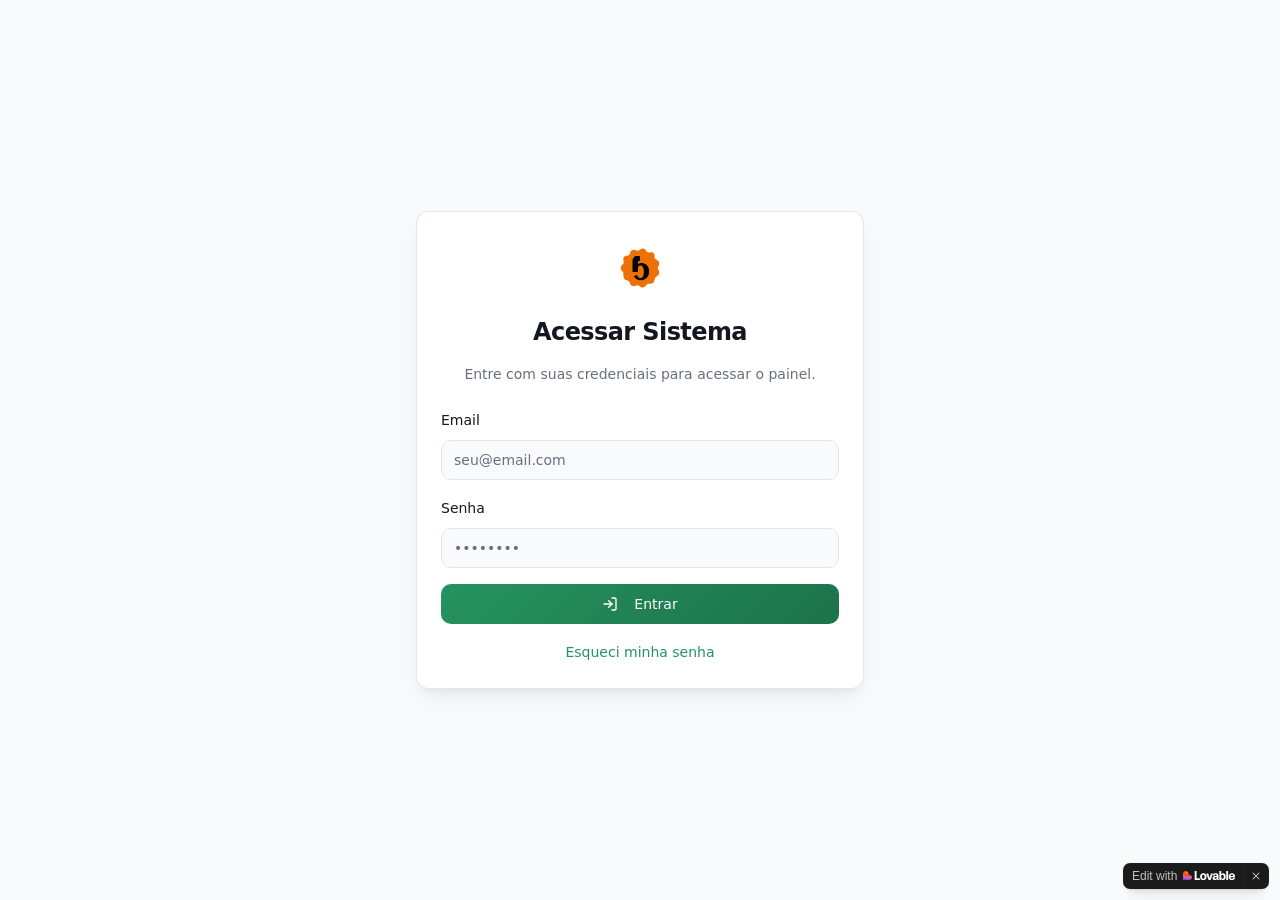
<file: index.html>
<!doctype html>
<html lang="pt-BR" translate="no">
  <head>
    <meta charset="UTF-8" />
    <meta name="viewport" content="width=device-width, initial-scale=1.0" />
    <meta name="google" content="notranslate" />
    <title>DRE Contábil</title>
    <meta name="description" content="DRE Contábil em formato instalavel para tablet via PWA." />
    <meta name="author" content="Lovable" />
    <meta name="application-name" content="DRE Contábil" />
    <meta name="theme-color" content="#123456" />
    <meta name="mobile-web-app-capable" content="yes" />
    <meta name="apple-mobile-web-app-capable" content="yes" />
    <meta name="apple-mobile-web-app-status-bar-style" content="default" />
    <meta name="apple-mobile-web-app-title" content="DRE Contábil" />

    <meta property="og:title" content="DRE Contábil" />
    <meta property="og:description" content="DRE Contábil em formato instalavel para tablet via PWA." />
    <meta property="og:type" content="website" />
    <meta property="og:image" content="https://pub-bb2e103a32db4e198524a2e9ed8f35b4.r2.dev/b7d0df7f-53d7-4749-8eaf-6d12d93ad707/id-preview-758e6cd2--ee288b2f-63ad-44c9-8f62-dda8fcfcc5e7.lovable.app-1778095013249.png" />

    <meta name="twitter:card" content="summary_large_image" />
    <meta name="twitter:site" content="@Lovable" />
    <meta name="twitter:image" content="https://pub-bb2e103a32db4e198524a2e9ed8f35b4.r2.dev/b7d0df7f-53d7-4749-8eaf-6d12d93ad707/id-preview-758e6cd2--ee288b2f-63ad-44c9-8f62-dda8fcfcc5e7.lovable.app-1778095013249.png" />
    <meta name="twitter:title" content="DRE Contábil" />
    <meta name="twitter:description" content="DRE Contábil em formato instalavel para tablet via PWA." />
    <link rel="manifest" href="./manifest.webmanifest?v=20260623-cachefix1" />
    <link rel="icon" type="image/png" href="./assets/logo-big-compra-prGUZHsc.png" />
    <link rel="shortcut icon" type="image/png" href="./assets/logo-big-compra-prGUZHsc.png" />
    <link rel="apple-touch-icon" href="./icons/apple-touch-icon-home-v7.png" />
    <script type="module" crossorigin src="./assets/index-yXOMKJ6Y.js?v=20260629-blankfix1"></script>
    <link rel="stylesheet" crossorigin href="./assets/index-D7yLOWRD.css">
  
<style>
	@font-face {
		font-family: 'CameraPlainVariable';
		src: url('https://cdn.gpteng.co/mcp-widgets/v1/fonts/CameraPlainVariable.woff2') format('woff2');
		font-weight: 100 900;
		font-style: normal;
		font-display: swap;
	}

	#lovable-badge {
		--badge-bg: #1b1b1b;
		--badge-text: #c5c1b9;
		--badge-text-hover: #dcdad5;
		--badge-radius: 6px;
		--badge-padding: 8px;
		--badge-gap: 6px;
		--badge-shadow: 
			0 0 0 1px rgba(0, 0, 0, 0.88),
			0 1px 0 0 rgba(0, 0, 0, 0.04),
			0 2px 2px -1px rgba(0, 0, 0, 0.08),
			0 4px 4px -2px rgba(0, 0, 0, 0.08),
			0 8px 8px -4px rgba(0, 0, 0, 0.08),
			0 16px 16px -8px rgba(0, 0, 0, 0.08);
		--badge-transition-duration: 0.2s;
		--badge-transition-easing: cubic-bezier(0.16, 1, 0.32, 1);
		--focus-color: #575ECF;
		--focus-offset: 2px;
		--focus-width: 2px;
		
		position: fixed;
		bottom: 12px;
		right: 12px;
		height: 24px;
		display: flex;
		align-items: center;
		z-index: 1000000;
		background-color: var(--badge-bg);
		color: var(--badge-text);
		border-radius: var(--badge-radius);
		box-shadow: var(--badge-shadow);
		font-size: 12px;
		font-family: CameraPlainVariable, "CameraPlainVariable Fallback", -apple-system, BlinkMacSystemFont, 'Segoe UI', Roboto, sans-serif;
		font-weight: 400 !important;
		text-transform: none !important;
		font-feature-settings: normal !important;
		transform: translateZ(0);
		will-change: transform, opacity;
	}

	#lovable-badge-cta {
		display: flex;
		align-items: center;
		gap: var(--badge-gap);
		padding: 0 var(--badge-padding);
		height: 100%;
		color: inherit;
		text-decoration: none;
		white-space: nowrap;
		border-radius: var(--badge-radius) 0 0 var(--badge-radius);
		transition: 
			background-color var(--badge-transition-duration) ease,
			color var(--badge-transition-duration) ease,
			transform 0.1s ease;
	}

	#lovable-badge-cta:hover {
		background: rgba(255, 255, 255, 0.04);
		color: var(--badge-text-hover);
	}

	#lovable-badge-cta:active {
		transform: scale(0.98);
	}

	#lovable-badge-cta:focus {
		outline: none;
	}

	#lovable-badge-cta:focus-visible {
		outline: var(--focus-width) solid var(--focus-color);
		outline-offset: var(--focus-offset);
		z-index: 1;
	}

	#lovable-badge-text {
		line-height: 1;
	}

	#lovable-badge-divider {
		width: 1px;
		height: 24px;
		background-color: rgba(255, 255, 255, 0.04);
		flex-shrink: 0;
	}

	#lovable-badge-close {
		width: 24px;
		height: 24px;
		min-width: 24px;
		min-height: 24px;
		cursor: pointer;
		background: none;
		border: none;
		padding: 0;
		display: flex;
		align-items: center;
		justify-content: center;
		border-radius: 0 var(--badge-radius) var(--badge-radius) 0;
		flex-shrink: 0;
		transition: 
			background-color var(--badge-transition-duration) ease,
			transform 0.1s ease;
	}

	#lovable-badge-close:hover {
		background: rgba(255, 255, 255, 0.04);
	}

	#lovable-badge-close:active {
		transform: scale(0.92);
	}

	#lovable-badge-close:focus {
		outline: none;
	}

	#lovable-badge-close:focus-visible {
		outline: var(--focus-width) solid var(--focus-color);
		outline-offset: calc(var(--focus-offset) * -1);
		z-index: 1;
	}

	#lovable-badge-close svg path {
		fill: var(--badge-text);
		transition: fill var(--badge-transition-duration) ease;
	}

	#lovable-badge-close:hover svg path {
		fill: var(--badge-text-hover);
	}

	@media (prefers-reduced-motion: reduce) {
		#lovable-badge-cta,
		#lovable-badge-close,
		#lovable-badge-close svg path {
			transition: none;
		}
		
		#lovable-badge-cta:active,
		#lovable-badge-close:active {
			transform: none;
		}
	}

	@media (prefers-contrast: high) {
		#lovable-badge {
			--badge-bg: #000;
			--badge-text: #fff;
			--badge-text-hover: #fff;
			border: 2px solid currentColor;
		}
		
		#lovable-badge-cta:focus-visible,
		#lovable-badge-close:focus-visible {
			outline-width: 3px;
		}
	}

	#pwa-install-banner {
		position: fixed;
		left: 12px;
		right: 12px;
		bottom: 12px;
		z-index: 1000001;
		display: none;
		align-items: center;
		gap: 12px;
		padding: 12px 14px;
		border-radius: 14px;
		background: rgba(10, 23, 55, 0.96);
		color: #fff;
		box-shadow: 0 18px 36px rgba(0, 0, 0, 0.22);
		font-family: -apple-system, BlinkMacSystemFont, "Segoe UI", Roboto, sans-serif;
	}

	#pwa-install-banner.is-visible {
		display: flex;
	}

	#pwa-install-copy {
		flex: 1;
		min-width: 0;
		font-size: 13px;
		line-height: 1.35;
	}

	#pwa-install-copy strong {
		display: block;
		margin-bottom: 2px;
		font-size: 14px;
	}

	#pwa-install-actions {
		display: flex;
		align-items: center;
		gap: 8px;
		flex-shrink: 0;
	}

	#pwa-install-button,
	#pwa-install-close {
		border: 0;
		border-radius: 999px;
		cursor: pointer;
		font: inherit;
	}

	#pwa-install-button {
		padding: 10px 14px;
		background: #ffffff;
		color: #0a1737;
		font-weight: 600;
	}

	#pwa-install-close {
		width: 34px;
		height: 34px;
		background: rgba(255, 255, 255, 0.14);
		color: #ffffff;
		font-size: 18px;
		line-height: 1;
	}

	@media (min-width: 768px) {
		#pwa-install-banner {
			max-width: 460px;
			left: 16px;
			right: auto;
		}
	}
</style>
</head>

  <body>
    <div id="root"></div>
  
<aside 
	id="lovable-badge" 
	role="complementary"
	dir="ltr"
	lang="en"
	aria-label="Edit with Lovable">
	<a 
		id="lovable-badge-cta" 
		target="_blank" 
		href="https://lovable.dev/projects/ee288b2f-63ad-44c9-8f62-dda8fcfcc5e7?utm_source=lovable-badge"
		rel="noopener nofollow"
		aria-label="Edit with Lovable">
		<span id="lovable-badge-text">Edit with</span>
		<svg xmlns="http://www.w3.org/2000/svg" width="52" height="16" fill="none" viewBox="0 0 52 16">
  <path fill="#FCFBF8" fill-rule="evenodd" d="M20.318 5.25c.643 0 1.206.14 1.69.418a2.81 2.81 0 0 1 1.118 1.191c.266.513.4 1.115.4 1.807s-.134 1.296-.4 1.812a2.81 2.81 0 0 1-1.118 1.193c-.484.278-1.047.418-1.69.418s-1.208-.14-1.695-.418a2.85 2.85 0 0 1-1.125-1.193c-.262-.516-.393-1.12-.393-1.812s.131-1.294.393-1.807a2.848 2.848 0 0 1 1.125-1.191c.487-.279 1.052-.418 1.695-.418Zm0 1.425c-.27 0-.504.076-.7.228-.193.147-.34.37-.443.67-.102.295-.153.66-.153 1.093 0 .435.05.801.153 1.1.102.3.25.524.443.676.196.147.43.22.7.22.27 0 .502-.073.694-.22.193-.152.341-.375.443-.67.103-.299.153-.667.153-1.106 0-.65-.112-1.145-.337-1.481a1.08 1.08 0 0 0-.953-.51ZM32.7 5.25c.61 0 1.127.1 1.549.3.422.197.74.48.953.849.217.368.325.809.325 1.32v2.704c0 .29.02.562.062.812.044.245.108.4.19.466V12h-1.935a5.895 5.895 0 0 1-.105-.684 7.745 7.745 0 0 1-.02-.228 2.293 2.293 0 0 1-.151.203c-.205.242-.47.437-.793.584-.32.143-.685.215-1.094.215-.406 0-.77-.08-1.094-.24a1.845 1.845 0 0 1-.756-.682 1.984 1.984 0 0 1-.27-1.045c0-.606.178-1.069.535-1.388.356-.324.87-.534 1.542-.633l1.125-.16c.225-.032.403-.074.534-.123a.622.622 0 0 0 .288-.196.549.549 0 0 0 .093-.327.65.65 0 0 0-.11-.367.702.702 0 0 0-.32-.27c-.14-.07-.31-.105-.51-.105-.32 0-.576.083-.768.251-.193.164-.298.39-.314.676h-1.923c.016-.434.147-.82.393-1.155.25-.34.596-.604 1.039-.792.442-.189.954-.283 1.535-.283Zm.99 3.498a.98.98 0 0 1-.215.14 2.49 2.49 0 0 1-.584.178l-.473.092c-.315.061-.553.156-.713.283-.155.127-.233.305-.233.534 0 .23.084.412.252.547.168.135.383.203.645.203s.494-.058.694-.173c.201-.118.355-.282.461-.49.11-.21.166-.448.166-.714v-.6Zm4.526-2.375c.065-.125.138-.243.221-.349.197-.25.437-.44.719-.571.282-.135.6-.203.952-.203.528 0 .988.138 1.377.412.389.275.688.67.896 1.186.21.512.314 1.12.314 1.824 0 .7-.107 1.309-.32 1.825-.213.512-.518.906-.915 1.18-.393.275-.854.412-1.383.412-.352 0-.667-.062-.946-.184a1.832 1.832 0 0 1-.7-.554 2.2 2.2 0 0 1-.234-.383V12h-1.843V3h1.862v3.373Zm1.284.296c-.274 0-.51.085-.707.253-.192.163-.338.397-.436.7a3.376 3.376 0 0 0-.148 1.05c0 .406.05.759.148 1.058.098.299.243.53.436.694.197.164.433.246.707.246.279 0 .512-.082.7-.246.193-.164.336-.395.43-.694.099-.3.148-.652.148-1.058 0-.405-.05-.757-.147-1.056-.095-.299-.238-.53-.43-.694a1.015 1.015 0 0 0-.7-.253Zm9.416-1.419c.602 0 1.136.131 1.604.393.466.262.829.643 1.086 1.143.263.5.394 1.097.394 1.794 0 .25-.002.449-.006.596H47.51c.018.288.071.538.164.75a1.3 1.3 0 0 0 .491.596c.214.13.465.196.757.196.319 0 .583-.082.792-.246.209-.167.34-.403.393-.706h1.862a2.48 2.48 0 0 1-.485 1.235 2.54 2.54 0 0 1-1.051.805c-.439.188-.949.283-1.53.283-.655 0-1.225-.125-1.708-.375a2.672 2.672 0 0 1-1.13-1.143c-.267-.508-.4-1.137-.4-1.887 0-.712.14-1.327.418-1.843a2.86 2.86 0 0 1 1.155-1.186c.491-.27 1.051-.405 1.678-.405Zm-.044 1.345c-.274 0-.516.068-.725.203a1.29 1.29 0 0 0-.479.59 2.045 2.045 0 0 0-.132.498h2.562a1.873 1.873 0 0 0-.138-.602 1.061 1.061 0 0 0-.418-.516 1.243 1.243 0 0 0-.67-.173Z" clip-rule="evenodd"/>
  <path fill="#FCFBF8" d="m26.605 9.995 1.342-4.566h1.924L27.628 12h-2.07l-2.33-6.57h1.98l1.397 4.565Zm-13.013.143h2.256c1.632 0 1.421 1.837 1.418 1.861h-5.603V3h1.93v7.138Zm31.516 1.861h-1.862V3h1.862v8.999Z"/>
  <path fill="url(#a)" fill-rule="evenodd" d="M2.7 3c1.492 0 2.7 1.192 2.7 2.663v1.012h.9c1.49 0 2.7 1.192 2.7 2.662S7.791 12 6.3 12H0V5.663C0 4.193 1.209 3 2.7 3Z" clip-rule="evenodd"/>
  <defs>
    <radialGradient id="a" cx="0" cy="0" r="1" gradientTransform="matrix(-1.54236 7.07838 -10.231 -2.15602 4.627 5.022)" gradientUnits="userSpaceOnUse">
      <stop offset=".106" stop-color="#FE7B02"/>
      <stop offset=".394" stop-color="#FE3F21"/>
      <stop offset=".608" stop-color="#F858BC"/>
      <stop offset=".929" stop-color="#575ECF"/>
    </radialGradient>
  </defs>
</svg>


	</a>
	
	<span id="lovable-badge-divider" aria-hidden="true"></span>
	
	<button 
		id="lovable-badge-close"
		aria-label="Dismiss"
		title="Dismiss"
		type="button">
		<svg xmlns="http://www.w3.org/2000/svg" width="16" height="16" fill="none" viewBox="0 0 16 16" aria-hidden="true">
			<path d="M10.646 4.646a.5.5 0 1 1 .707.708L8.707 8l2.646 2.646a.5.5 0 1 1-.707.707L8 8.707l-2.646 2.646a.5.5 0 1 1-.708-.707L7.293 8 4.646 5.354a.5.5 0 1 1 .708-.708L8 7.293l2.646-2.647Z"/>
		</svg>
	</button>
</aside>
<script>
	// Don't show the lovable-badge if the page is in an iframe or if it's being rendered by puppeteer (screenshot service)
	if (window.self !== window.top || navigator.userAgent.includes('puppeteer')) {
		// the page is in an iframe
		var badge = document.getElementById('lovable-badge');
		if (badge) {
			badge.style.display = 'none';
		}
	}

	// Add click event listener to close button with animation
	var closeButton = document.getElementById('lovable-badge-close');
	if (closeButton) {
		closeButton.addEventListener('click', function(event) {
			event.preventDefault();
			event.stopPropagation();
			var badge = document.getElementById('lovable-badge');
			if (badge) {
				badge.classList.add('closing');
				setTimeout(function() {
					if (badge) {
						badge.style.display = 'none';
					}
				}, 240);
			}
		});
	}
</script>
<script>
	if ("serviceWorker" in navigator) {
		window.addEventListener("load", function () {
			navigator.serviceWorker.register("./service-worker.js").catch(function (error) {
				console.error("Falha ao registrar service worker", error);
			});
		});
	}
</script>
<script>
	(function () {
		var isStandalone = window.matchMedia("(display-mode: standalone)").matches || window.navigator.standalone;
		if (isStandalone) {
			return;
		}

		var ua = window.navigator.userAgent || "";
		var isMobile = /Android|iPhone|iPad|iPod/i.test(ua);
		if (!isMobile) {
			return;
		}

		var isIOS = /iPhone|iPad|iPod/i.test(ua);
		var isSafari = /Safari/i.test(ua) && !/CriOS|FxiOS|EdgiOS|OPiOS|Android/i.test(ua);
		var dismissedKey = "dre-contabil-install-dismissed-v1";
		var deferredPrompt = null;

		if (window.localStorage && window.localStorage.getItem(dismissedKey) === "1") {
			return;
		}

		var banner = document.createElement("div");
		banner.id = "pwa-install-banner";
		banner.innerHTML =
			'<div id="pwa-install-copy"></div>' +
			'<div id="pwa-install-actions">' +
			'<button id="pwa-install-button" type="button" hidden>Instalar</button>' +
			'<button id="pwa-install-close" type="button" aria-label="Fechar">×</button>' +
			"</div>";
		document.body.appendChild(banner);

		var copy = banner.querySelector("#pwa-install-copy");
		var installButton = banner.querySelector("#pwa-install-button");
		var closeButton = banner.querySelector("#pwa-install-close");

		function showBanner(title, body, showInstallButton) {
			copy.innerHTML = "<strong>" + title + "</strong><span>" + body + "</span>";
			installButton.hidden = !showInstallButton;
			banner.classList.add("is-visible");
		}

		function hideBanner(remember) {
			banner.classList.remove("is-visible");
			if (remember && window.localStorage) {
				window.localStorage.setItem(dismissedKey, "1");
			}
		}

		closeButton.addEventListener("click", function () {
			hideBanner(true);
		});

		installButton.addEventListener("click", async function () {
			if (!deferredPrompt) {
				return;
			}

			deferredPrompt.prompt();
			try {
				await deferredPrompt.userChoice;
			} catch (error) {
				console.error("Falha ao abrir prompt de instalacao", error);
			}
			deferredPrompt = null;
			hideBanner(false);
		});

		window.addEventListener("beforeinstallprompt", function (event) {
			event.preventDefault();
			deferredPrompt = event;
			showBanner("Instale o app", "Toque em Instalar para colocar o DRE Contabil na tela inicial.", true);
		});

		window.addEventListener("appinstalled", function () {
			hideBanner(false);
		});

		window.setTimeout(function () {
			if (banner.classList.contains("is-visible")) {
				return;
			}

			if (isIOS && isSafari) {
				showBanner("Instale no iPhone", "Abra Compartilhar e toque em Adicionar a Tela de Inicio.", false);
				return;
			}

			showBanner("Instalacao manual", "Se o botao nao aparecer, abra o menu do navegador e toque em Instalar app ou Adicionar a tela inicial.", false);
		}, 1800);
	})();
</script>
</body>
</html>
</file>
<file: assets/index-D7yLOWRD.css>
*,:before,:after{--tw-border-spacing-x: 0;--tw-border-spacing-y: 0;--tw-translate-x: 0;--tw-translate-y: 0;--tw-rotate: 0;--tw-skew-x: 0;--tw-skew-y: 0;--tw-scale-x: 1;--tw-scale-y: 1;--tw-pan-x: ;--tw-pan-y: ;--tw-pinch-zoom: ;--tw-scroll-snap-strictness: proximity;--tw-gradient-from-position: ;--tw-gradient-via-position: ;--tw-gradient-to-position: ;--tw-ordinal: ;--tw-slashed-zero: ;--tw-numeric-figure: ;--tw-numeric-spacing: ;--tw-numeric-fraction: ;--tw-ring-inset: ;--tw-ring-offset-width: 0px;--tw-ring-offset-color: #fff;--tw-ring-color: rgb(59 130 246 / .5);--tw-ring-offset-shadow: 0 0 #0000;--tw-ring-shadow: 0 0 #0000;--tw-shadow: 0 0 #0000;--tw-shadow-colored: 0 0 #0000;--tw-blur: ;--tw-brightness: ;--tw-contrast: ;--tw-grayscale: ;--tw-hue-rotate: ;--tw-invert: ;--tw-saturate: ;--tw-sepia: ;--tw-drop-shadow: ;--tw-backdrop-blur: ;--tw-backdrop-brightness: ;--tw-backdrop-contrast: ;--tw-backdrop-grayscale: ;--tw-backdrop-hue-rotate: ;--tw-backdrop-invert: ;--tw-backdrop-opacity: ;--tw-backdrop-saturate: ;--tw-backdrop-sepia: ;--tw-contain-size: ;--tw-contain-layout: ;--tw-contain-paint: ;--tw-contain-style: }::backdrop{--tw-border-spacing-x: 0;--tw-border-spacing-y: 0;--tw-translate-x: 0;--tw-translate-y: 0;--tw-rotate: 0;--tw-skew-x: 0;--tw-skew-y: 0;--tw-scale-x: 1;--tw-scale-y: 1;--tw-pan-x: ;--tw-pan-y: ;--tw-pinch-zoom: ;--tw-scroll-snap-strictness: proximity;--tw-gradient-from-position: ;--tw-gradient-via-position: ;--tw-gradient-to-position: ;--tw-ordinal: ;--tw-slashed-zero: ;--tw-numeric-figure: ;--tw-numeric-spacing: ;--tw-numeric-fraction: ;--tw-ring-inset: ;--tw-ring-offset-width: 0px;--tw-ring-offset-color: #fff;--tw-ring-color: rgb(59 130 246 / .5);--tw-ring-offset-shadow: 0 0 #0000;--tw-ring-shadow: 0 0 #0000;--tw-shadow: 0 0 #0000;--tw-shadow-colored: 0 0 #0000;--tw-blur: ;--tw-brightness: ;--tw-contrast: ;--tw-grayscale: ;--tw-hue-rotate: ;--tw-invert: ;--tw-saturate: ;--tw-sepia: ;--tw-drop-shadow: ;--tw-backdrop-blur: ;--tw-backdrop-brightness: ;--tw-backdrop-contrast: ;--tw-backdrop-grayscale: ;--tw-backdrop-hue-rotate: ;--tw-backdrop-invert: ;--tw-backdrop-opacity: ;--tw-backdrop-saturate: ;--tw-backdrop-sepia: ;--tw-contain-size: ;--tw-contain-layout: ;--tw-contain-paint: ;--tw-contain-style: }*,:before,:after{box-sizing:border-box;border-width:0;border-style:solid;border-color:#e5e7eb}:before,:after{--tw-content: ""}html,:host{line-height:1.5;-webkit-text-size-adjust:100%;-moz-tab-size:4;-o-tab-size:4;tab-size:4;font-family:Inter,system-ui,sans-serif;font-feature-settings:normal;font-variation-settings:normal;-webkit-tap-highlight-color:transparent}body{margin:0;line-height:inherit}hr{height:0;color:inherit;border-top-width:1px}abbr:where([title]){-webkit-text-decoration:underline dotted;text-decoration:underline dotted}h1,h2,h3,h4,h5,h6{font-size:inherit;font-weight:inherit}a{color:inherit;text-decoration:inherit}b,strong{font-weight:bolder}code,kbd,samp,pre{font-family:ui-monospace,SFMono-Regular,Menlo,Monaco,Consolas,Liberation Mono,Courier New,monospace;font-feature-settings:normal;font-variation-settings:normal;font-size:1em}small{font-size:80%}sub,sup{font-size:75%;line-height:0;position:relative;vertical-align:baseline}sub{bottom:-.25em}sup{top:-.5em}table{text-indent:0;border-color:inherit;border-collapse:collapse}button,input,optgroup,select,textarea{font-family:inherit;font-feature-settings:inherit;font-variation-settings:inherit;font-size:100%;font-weight:inherit;line-height:inherit;letter-spacing:inherit;color:inherit;margin:0;padding:0}button,select{text-transform:none}button,input:where([type=button]),input:where([type=reset]),input:where([type=submit]){-webkit-appearance:button;background-color:transparent;background-image:none}:-moz-focusring{outline:auto}:-moz-ui-invalid{box-shadow:none}progress{vertical-align:baseline}::-webkit-inner-spin-button,::-webkit-outer-spin-button{height:auto}[type=search]{-webkit-appearance:textfield;outline-offset:-2px}::-webkit-search-decoration{-webkit-appearance:none}::-webkit-file-upload-button{-webkit-appearance:button;font:inherit}summary{display:list-item}blockquote,dl,dd,h1,h2,h3,h4,h5,h6,hr,figure,p,pre{margin:0}fieldset{margin:0;padding:0}legend{padding:0}ol,ul,menu{list-style:none;margin:0;padding:0}dialog{padding:0}textarea{resize:vertical}input::-moz-placeholder,textarea::-moz-placeholder{opacity:1;color:#9ca3af}input::placeholder,textarea::placeholder{opacity:1;color:#9ca3af}button,[role=button]{cursor:pointer}:disabled{cursor:default}img,svg,video,canvas,audio,iframe,embed,object{display:block;vertical-align:middle}img,video{max-width:100%;height:auto}[hidden]:where(:not([hidden=until-found])){display:none}:root{--background: 210 20% 98%;--foreground: 220 25% 10%;--card: 0 0% 100%;--card-foreground: 220 25% 10%;--popover: 0 0% 100%;--popover-foreground: 220 25% 10%;--primary: 152 60% 36%;--primary-foreground: 0 0% 100%;--secondary: 210 20% 96%;--secondary-foreground: 220 25% 20%;--muted: 210 15% 94%;--muted-foreground: 220 10% 45%;--accent: 152 45% 92%;--accent-foreground: 152 60% 25%;--destructive: 0 84% 60%;--destructive-foreground: 0 0% 100%;--success: 152 60% 36%;--success-foreground: 0 0% 100%;--warning: 38 92% 50%;--warning-foreground: 0 0% 100%;--info: 210 100% 50%;--info-foreground: 0 0% 100%;--revenue: 152 60% 36%;--revenue-foreground: 0 0% 100%;--cost: 0 70% 50%;--cost-foreground: 0 0% 100%;--expense: 38 92% 50%;--expense-foreground: 0 0% 100%;--deduction: 270 60% 50%;--deduction-foreground: 0 0% 100%;--other-revenue: 200 80% 50%;--other-revenue-foreground: 0 0% 100%;--border: 210 20% 90%;--input: 210 20% 90%;--ring: 152 60% 36%;--radius: .75rem;--chart-1: 152 60% 36%;--chart-2: 0 70% 50%;--chart-3: 38 92% 50%;--chart-4: 210 100% 50%;--chart-5: 280 65% 60%;--sidebar-background: 0 0% 98%;--sidebar-foreground: 240 5.3% 26.1%;--sidebar-primary: 240 5.9% 10%;--sidebar-primary-foreground: 0 0% 98%;--sidebar-accent: 240 4.8% 95.9%;--sidebar-accent-foreground: 240 5.9% 10%;--sidebar-border: 220 13% 91%;--sidebar-ring: 217.2 91.2% 59.8%}.dark{--background: 220 25% 8%;--foreground: 210 20% 98%;--card: 220 25% 12%;--card-foreground: 210 20% 98%;--popover: 220 25% 12%;--popover-foreground: 210 20% 98%;--primary: 152 55% 45%;--primary-foreground: 0 0% 100%;--secondary: 220 20% 18%;--secondary-foreground: 210 15% 85%;--muted: 220 20% 20%;--muted-foreground: 210 15% 60%;--accent: 152 40% 20%;--accent-foreground: 152 55% 70%;--destructive: 0 62% 40%;--destructive-foreground: 0 0% 100%;--success: 152 55% 45%;--success-foreground: 0 0% 100%;--warning: 38 85% 45%;--warning-foreground: 0 0% 100%;--info: 210 90% 55%;--info-foreground: 0 0% 100%;--revenue: 152 55% 45%;--cost: 0 65% 45%;--expense: 38 85% 45%;--deduction: 270 55% 55%;--other-revenue: 200 75% 55%;--border: 220 20% 20%;--input: 220 20% 20%;--ring: 152 55% 45%;--chart-1: 152 55% 50%;--chart-2: 0 65% 55%;--chart-3: 38 85% 55%;--chart-4: 210 90% 60%;--chart-5: 280 60% 65%;--sidebar-background: 240 5.9% 10%;--sidebar-foreground: 240 4.8% 95.9%;--sidebar-primary: 224.3 76.3% 48%;--sidebar-primary-foreground: 0 0% 100%;--sidebar-accent: 240 3.7% 15.9%;--sidebar-accent-foreground: 240 4.8% 95.9%;--sidebar-border: 240 3.7% 15.9%;--sidebar-ring: 217.2 91.2% 59.8%}*{border-color:hsl(var(--border))}body{background-color:hsl(var(--background));color:hsl(var(--foreground));-webkit-font-smoothing:antialiased;-moz-osx-font-smoothing:grayscale}.container{width:100%;margin-right:auto;margin-left:auto;padding-right:2rem;padding-left:2rem}@media (min-width: 1400px){.container{max-width:1400px}}.sr-only{position:absolute;width:1px;height:1px;padding:0;margin:-1px;overflow:hidden;clip:rect(0,0,0,0);white-space:nowrap;border-width:0}.pointer-events-none{pointer-events:none}.pointer-events-auto{pointer-events:auto}.visible{visibility:visible}.invisible{visibility:hidden}.collapse{visibility:collapse}.static{position:static}.fixed{position:fixed}.absolute{position:absolute}.relative{position:relative}.sticky{position:sticky}.inset-0{top:0;right:0;bottom:0;left:0}.inset-x-0{left:0;right:0}.inset-y-0{top:0;bottom:0}.-bottom-12{bottom:-3rem}.-left-12{left:-3rem}.-right-12{right:-3rem}.-top-12{top:-3rem}.bottom-0{bottom:0}.left-0{left:0}.left-1{left:.25rem}.left-1\/2{left:50%}.left-2{left:.5rem}.left-2\.5{left:.625rem}.left-3{left:.75rem}.left-\[50\%\]{left:50%}.right-0{right:0}.right-1{right:.25rem}.right-2{right:.5rem}.right-3{right:.75rem}.right-4{right:1rem}.top-0{top:0}.top-1\.5{top:.375rem}.top-1\/2{top:50%}.top-2{top:.5rem}.top-2\.5{top:.625rem}.top-3\.5{top:.875rem}.top-4{top:1rem}.top-\[1px\]{top:1px}.top-\[50\%\]{top:50%}.top-\[60\%\]{top:60%}.top-full{top:100%}.z-10{z-index:10}.z-20{z-index:20}.z-50{z-index:50}.z-\[100\]{z-index:100}.z-\[1\]{z-index:1}.m-auto{margin:auto}.-mx-1{margin-left:-.25rem;margin-right:-.25rem}.mx-2{margin-left:.5rem;margin-right:.5rem}.mx-3\.5{margin-left:.875rem;margin-right:.875rem}.mx-auto{margin-left:auto;margin-right:auto}.my-0\.5{margin-top:.125rem;margin-bottom:.125rem}.my-1{margin-top:.25rem;margin-bottom:.25rem}.-ml-4{margin-left:-1rem}.-mt-4{margin-top:-1rem}.mb-1{margin-bottom:.25rem}.mb-2{margin-bottom:.5rem}.mb-3{margin-bottom:.75rem}.mb-4{margin-bottom:1rem}.ml-0\.5{margin-left:.125rem}.ml-1{margin-left:.25rem}.ml-1\.5{margin-left:.375rem}.ml-2{margin-left:.5rem}.ml-4{margin-left:1rem}.ml-auto{margin-left:auto}.mr-1{margin-right:.25rem}.mr-2{margin-right:.5rem}.mt-0\.5{margin-top:.125rem}.mt-1{margin-top:.25rem}.mt-1\.5{margin-top:.375rem}.mt-2{margin-top:.5rem}.mt-24{margin-top:6rem}.mt-4{margin-top:1rem}.mt-auto{margin-top:auto}.block{display:block}.inline-block{display:inline-block}.inline{display:inline}.flex{display:flex}.inline-flex{display:inline-flex}.table{display:table}.grid{display:grid}.hidden{display:none}.aspect-square{aspect-ratio:1 / 1}.aspect-video{aspect-ratio:16 / 9}.size-4{width:1rem;height:1rem}.h-1\.5{height:.375rem}.h-10{height:2.5rem}.h-11{height:2.75rem}.h-12{height:3rem}.h-14{height:3.5rem}.h-16{height:4rem}.h-2{height:.5rem}.h-2\.5{height:.625rem}.h-3{height:.75rem}.h-3\.5{height:.875rem}.h-4{height:1rem}.h-5{height:1.25rem}.h-6{height:1.5rem}.h-60{height:15rem}.h-7{height:1.75rem}.h-72{height:18rem}.h-8{height:2rem}.h-80{height:20rem}.h-9{height:2.25rem}.h-\[120px\]{height:120px}.h-\[1px\]{height:1px}.h-\[280px\]{height:280px}.h-\[300px\]{height:300px}.h-\[400px\]{height:400px}.h-\[500px\]{height:500px}.h-\[var\(--radix-navigation-menu-viewport-height\)\]{height:var(--radix-navigation-menu-viewport-height)}.h-\[var\(--radix-select-trigger-height\)\]{height:var(--radix-select-trigger-height)}.h-auto{height:auto}.h-full{height:100%}.h-px{height:1px}.h-svh{height:100svh}.max-h-40{max-height:10rem}.max-h-96{max-height:24rem}.max-h-\[300px\]{max-height:300px}.max-h-screen{max-height:100vh}.min-h-0{min-height:0px}.min-h-\[60vh\]{min-height:60vh}.min-h-\[80px\]{min-height:80px}.min-h-screen{min-height:100vh}.min-h-svh{min-height:100svh}.w-0{width:0px}.w-1{width:.25rem}.w-1\.5{width:.375rem}.w-10{width:2.5rem}.w-11{width:2.75rem}.w-12{width:3rem}.w-14{width:3.5rem}.w-16{width:4rem}.w-2{width:.5rem}.w-2\.5{width:.625rem}.w-24{width:6rem}.w-28{width:7rem}.w-3{width:.75rem}.w-3\.5{width:.875rem}.w-3\/4{width:75%}.w-32{width:8rem}.w-36{width:9rem}.w-4{width:1rem}.w-5{width:1.25rem}.w-56{width:14rem}.w-6{width:1.5rem}.w-64{width:16rem}.w-7{width:1.75rem}.w-72{width:18rem}.w-8{width:2rem}.w-80{width:20rem}.w-9{width:2.25rem}.w-\[--sidebar-width\]{width:var(--sidebar-width)}.w-\[100px\]{width:100px}.w-\[130px\]{width:130px}.w-\[1px\]{width:1px}.w-auto{width:auto}.w-full{width:100%}.w-max{width:-moz-max-content;width:max-content}.w-px{width:1px}.min-w-0{min-width:0px}.min-w-5{min-width:1.25rem}.min-w-\[110px\]{min-width:110px}.min-w-\[120px\]{min-width:120px}.min-w-\[12rem\]{min-width:12rem}.min-w-\[140px\]{min-width:140px}.min-w-\[220px\]{min-width:220px}.min-w-\[250px\]{min-width:250px}.min-w-\[260px\]{min-width:260px}.min-w-\[70px\]{min-width:70px}.min-w-\[8rem\]{min-width:8rem}.min-w-\[90px\]{min-width:90px}.min-w-\[var\(--radix-select-trigger-width\)\]{min-width:var(--radix-select-trigger-width)}.max-w-5xl{max-width:64rem}.max-w-7xl{max-width:80rem}.max-w-\[--skeleton-width\]{max-width:var(--skeleton-width)}.max-w-\[200px\]{max-width:200px}.max-w-\[250px\]{max-width:250px}.max-w-lg{max-width:32rem}.max-w-max{max-width:-moz-max-content;max-width:max-content}.max-w-md{max-width:28rem}.flex-1{flex:1 1 0%}.flex-shrink-0,.shrink-0{flex-shrink:0}.grow{flex-grow:1}.grow-0{flex-grow:0}.basis-full{flex-basis:100%}.caption-bottom{caption-side:bottom}.border-collapse{border-collapse:collapse}.-translate-x-1\/2{--tw-translate-x: -50%;transform:translate(var(--tw-translate-x),var(--tw-translate-y)) rotate(var(--tw-rotate)) skew(var(--tw-skew-x)) skewY(var(--tw-skew-y)) scaleX(var(--tw-scale-x)) scaleY(var(--tw-scale-y))}.-translate-x-px{--tw-translate-x: -1px;transform:translate(var(--tw-translate-x),var(--tw-translate-y)) rotate(var(--tw-rotate)) skew(var(--tw-skew-x)) skewY(var(--tw-skew-y)) scaleX(var(--tw-scale-x)) scaleY(var(--tw-scale-y))}.-translate-y-1\/2{--tw-translate-y: -50%;transform:translate(var(--tw-translate-x),var(--tw-translate-y)) rotate(var(--tw-rotate)) skew(var(--tw-skew-x)) skewY(var(--tw-skew-y)) scaleX(var(--tw-scale-x)) scaleY(var(--tw-scale-y))}.translate-x-\[-50\%\]{--tw-translate-x: -50%;transform:translate(var(--tw-translate-x),var(--tw-translate-y)) rotate(var(--tw-rotate)) skew(var(--tw-skew-x)) skewY(var(--tw-skew-y)) scaleX(var(--tw-scale-x)) scaleY(var(--tw-scale-y))}.translate-x-px{--tw-translate-x: 1px;transform:translate(var(--tw-translate-x),var(--tw-translate-y)) rotate(var(--tw-rotate)) skew(var(--tw-skew-x)) skewY(var(--tw-skew-y)) scaleX(var(--tw-scale-x)) scaleY(var(--tw-scale-y))}.translate-y-\[-50\%\]{--tw-translate-y: -50%;transform:translate(var(--tw-translate-x),var(--tw-translate-y)) rotate(var(--tw-rotate)) skew(var(--tw-skew-x)) skewY(var(--tw-skew-y)) scaleX(var(--tw-scale-x)) scaleY(var(--tw-scale-y))}.rotate-45{--tw-rotate: 45deg;transform:translate(var(--tw-translate-x),var(--tw-translate-y)) rotate(var(--tw-rotate)) skew(var(--tw-skew-x)) skewY(var(--tw-skew-y)) scaleX(var(--tw-scale-x)) scaleY(var(--tw-scale-y))}.rotate-90{--tw-rotate: 90deg;transform:translate(var(--tw-translate-x),var(--tw-translate-y)) rotate(var(--tw-rotate)) skew(var(--tw-skew-x)) skewY(var(--tw-skew-y)) scaleX(var(--tw-scale-x)) scaleY(var(--tw-scale-y))}.scale-\[1\.03\]{--tw-scale-x: 1.03;--tw-scale-y: 1.03;transform:translate(var(--tw-translate-x),var(--tw-translate-y)) rotate(var(--tw-rotate)) skew(var(--tw-skew-x)) skewY(var(--tw-skew-y)) scaleX(var(--tw-scale-x)) scaleY(var(--tw-scale-y))}.transform{transform:translate(var(--tw-translate-x),var(--tw-translate-y)) rotate(var(--tw-rotate)) skew(var(--tw-skew-x)) skewY(var(--tw-skew-y)) scaleX(var(--tw-scale-x)) scaleY(var(--tw-scale-y))}@keyframes pulse{50%{opacity:.5}}.animate-pulse{animation:pulse 2s cubic-bezier(.4,0,.6,1) infinite}@keyframes spin{to{transform:rotate(360deg)}}.animate-spin{animation:spin 1s linear infinite}.cursor-default{cursor:default}.cursor-not-allowed{cursor:not-allowed}.cursor-pointer{cursor:pointer}.touch-none{touch-action:none}.select-none{-webkit-user-select:none;-moz-user-select:none;user-select:none}.list-none{list-style-type:none}.grid-cols-1{grid-template-columns:repeat(1,minmax(0,1fr))}.grid-cols-2{grid-template-columns:repeat(2,minmax(0,1fr))}.flex-row{flex-direction:row}.flex-col{flex-direction:column}.flex-col-reverse{flex-direction:column-reverse}.flex-wrap{flex-wrap:wrap}.items-start{align-items:flex-start}.items-end{align-items:flex-end}.items-center{align-items:center}.items-stretch{align-items:stretch}.justify-start{justify-content:flex-start}.justify-end{justify-content:flex-end}.justify-center{justify-content:center}.justify-between{justify-content:space-between}.gap-0\.5{gap:.125rem}.gap-1{gap:.25rem}.gap-1\.5{gap:.375rem}.gap-2{gap:.5rem}.gap-3{gap:.75rem}.gap-4{gap:1rem}.gap-6{gap:1.5rem}.space-x-1>:not([hidden])~:not([hidden]){--tw-space-x-reverse: 0;margin-right:calc(.25rem * var(--tw-space-x-reverse));margin-left:calc(.25rem * calc(1 - var(--tw-space-x-reverse)))}.space-x-2>:not([hidden])~:not([hidden]){--tw-space-x-reverse: 0;margin-right:calc(.5rem * var(--tw-space-x-reverse));margin-left:calc(.5rem * calc(1 - var(--tw-space-x-reverse)))}.space-x-4>:not([hidden])~:not([hidden]){--tw-space-x-reverse: 0;margin-right:calc(1rem * var(--tw-space-x-reverse));margin-left:calc(1rem * calc(1 - var(--tw-space-x-reverse)))}.space-y-0>:not([hidden])~:not([hidden]){--tw-space-y-reverse: 0;margin-top:calc(0px * calc(1 - var(--tw-space-y-reverse)));margin-bottom:calc(0px * var(--tw-space-y-reverse))}.space-y-0\.5>:not([hidden])~:not([hidden]){--tw-space-y-reverse: 0;margin-top:calc(.125rem * calc(1 - var(--tw-space-y-reverse)));margin-bottom:calc(.125rem * var(--tw-space-y-reverse))}.space-y-1>:not([hidden])~:not([hidden]){--tw-space-y-reverse: 0;margin-top:calc(.25rem * calc(1 - var(--tw-space-y-reverse)));margin-bottom:calc(.25rem * var(--tw-space-y-reverse))}.space-y-1\.5>:not([hidden])~:not([hidden]){--tw-space-y-reverse: 0;margin-top:calc(.375rem * calc(1 - var(--tw-space-y-reverse)));margin-bottom:calc(.375rem * var(--tw-space-y-reverse))}.space-y-2>:not([hidden])~:not([hidden]){--tw-space-y-reverse: 0;margin-top:calc(.5rem * calc(1 - var(--tw-space-y-reverse)));margin-bottom:calc(.5rem * var(--tw-space-y-reverse))}.space-y-3>:not([hidden])~:not([hidden]){--tw-space-y-reverse: 0;margin-top:calc(.75rem * calc(1 - var(--tw-space-y-reverse)));margin-bottom:calc(.75rem * var(--tw-space-y-reverse))}.space-y-4>:not([hidden])~:not([hidden]){--tw-space-y-reverse: 0;margin-top:calc(1rem * calc(1 - var(--tw-space-y-reverse)));margin-bottom:calc(1rem * var(--tw-space-y-reverse))}.space-y-6>:not([hidden])~:not([hidden]){--tw-space-y-reverse: 0;margin-top:calc(1.5rem * calc(1 - var(--tw-space-y-reverse)));margin-bottom:calc(1.5rem * var(--tw-space-y-reverse))}.divide-y>:not([hidden])~:not([hidden]){--tw-divide-y-reverse: 0;border-top-width:calc(1px * calc(1 - var(--tw-divide-y-reverse)));border-bottom-width:calc(1px * var(--tw-divide-y-reverse))}.divide-border\/50>:not([hidden])~:not([hidden]){border-color:hsl(var(--border) / .5)}.overflow-auto{overflow:auto}.overflow-hidden{overflow:hidden}.overflow-x-auto{overflow-x:auto}.overflow-y-auto{overflow-y:auto}.overflow-x-hidden{overflow-x:hidden}.truncate{overflow:hidden;text-overflow:ellipsis;white-space:nowrap}.whitespace-nowrap{white-space:nowrap}.break-words{overflow-wrap:break-word}.rounded{border-radius:.25rem}.rounded-\[2px\]{border-radius:2px}.rounded-\[inherit\]{border-radius:inherit}.rounded-full{border-radius:9999px}.rounded-lg{border-radius:var(--radius)}.rounded-md{border-radius:calc(var(--radius) - 2px)}.rounded-sm{border-radius:calc(var(--radius) - 4px)}.rounded-xl{border-radius:.75rem}.rounded-t-\[10px\]{border-top-left-radius:10px;border-top-right-radius:10px}.rounded-tl-sm{border-top-left-radius:calc(var(--radius) - 4px)}.border{border-width:1px}.border-2{border-width:2px}.border-\[1\.5px\]{border-width:1.5px}.border-y{border-top-width:1px;border-bottom-width:1px}.border-b{border-bottom-width:1px}.border-l{border-left-width:1px}.border-l-2{border-left-width:2px}.border-l-4{border-left-width:4px}.border-r{border-right-width:1px}.border-t{border-top-width:1px}.border-t-2{border-top-width:2px}.border-dashed{border-style:dashed}.border-\[--color-border\]{border-color:var(--color-border)}.border-amber-500\/20{border-color:#f59e0b33}.border-amber-500\/30{border-color:#f59e0b4d}.border-background\/20{border-color:hsl(var(--background) / .2)}.border-blue-500\/30{border-color:#3b82f64d}.border-border{border-color:hsl(var(--border))}.border-border\/50{border-color:hsl(var(--border) / .5)}.border-cyan-500\/30{border-color:#06b6d44d}.border-destructive{border-color:hsl(var(--destructive))}.border-destructive\/30{border-color:hsl(var(--destructive) / .3)}.border-destructive\/50{border-color:hsl(var(--destructive) / .5)}.border-emerald-500\/20{border-color:#10b98133}.border-emerald-500\/30{border-color:#10b9814d}.border-foreground\/10{border-color:hsl(var(--foreground) / .1)}.border-foreground\/20{border-color:hsl(var(--foreground) / .2)}.border-input{border-color:hsl(var(--input))}.border-muted-foreground\/30{border-color:hsl(var(--muted-foreground) / .3)}.border-orange-500\/30{border-color:#f973164d}.border-pink-500\/30{border-color:#ec48994d}.border-primary{border-color:hsl(var(--primary))}.border-primary\/20{border-color:hsl(var(--primary) / .2)}.border-primary\/30{border-color:hsl(var(--primary) / .3)}.border-purple-500\/20{border-color:#a855f733}.border-red-500\/20{border-color:#ef444433}.border-rose-500\/20{border-color:#f43f5e33}.border-rose-500\/30{border-color:#f43f5e4d}.border-sidebar-border{border-color:hsl(var(--sidebar-border))}.border-sky-500\/20{border-color:#0ea5e933}.border-transparent{border-color:transparent}.border-violet-500\/20{border-color:#8b5cf633}.border-violet-500\/30{border-color:#8b5cf64d}.border-white\/20{border-color:#fff3}.border-l-primary{border-left-color:hsl(var(--primary))}.border-l-primary\/20{border-left-color:hsl(var(--primary) / .2)}.border-l-primary\/30{border-left-color:hsl(var(--primary) / .3)}.border-l-transparent{border-left-color:transparent}.border-t-transparent{border-top-color:transparent}.bg-\[--color-bg\]{background-color:var(--color-bg)}.bg-accent{background-color:hsl(var(--accent))}.bg-amber-500{--tw-bg-opacity: 1;background-color:rgb(245 158 11 / var(--tw-bg-opacity, 1))}.bg-amber-500\/10{background-color:#f59e0b1a}.bg-amber-600{--tw-bg-opacity: 1;background-color:rgb(217 119 6 / var(--tw-bg-opacity, 1))}.bg-amber-600\/30{background-color:#d977064d}.bg-background{background-color:hsl(var(--background))}.bg-black\/80{background-color:#000c}.bg-blue-100{--tw-bg-opacity: 1;background-color:rgb(219 234 254 / var(--tw-bg-opacity, 1))}.bg-border{background-color:hsl(var(--border))}.bg-card{background-color:hsl(var(--card))}.bg-destructive{background-color:hsl(var(--destructive))}.bg-destructive\/10{background-color:hsl(var(--destructive) / .1)}.bg-destructive\/20{background-color:hsl(var(--destructive) / .2)}.bg-emerald-100{--tw-bg-opacity: 1;background-color:rgb(209 250 229 / var(--tw-bg-opacity, 1))}.bg-emerald-500{--tw-bg-opacity: 1;background-color:rgb(16 185 129 / var(--tw-bg-opacity, 1))}.bg-emerald-500\/10{background-color:#10b9811a}.bg-emerald-500\/15{background-color:#10b98126}.bg-emerald-500\/20{background-color:#10b98133}.bg-foreground{background-color:hsl(var(--foreground))}.bg-foreground\/5{background-color:hsl(var(--foreground) / .05)}.bg-foreground\/90{background-color:hsl(var(--foreground) / .9)}.bg-muted{background-color:hsl(var(--muted))}.bg-muted\/10{background-color:hsl(var(--muted) / .1)}.bg-muted\/20{background-color:hsl(var(--muted) / .2)}.bg-muted\/30{background-color:hsl(var(--muted) / .3)}.bg-muted\/40{background-color:hsl(var(--muted) / .4)}.bg-muted\/50{background-color:hsl(var(--muted) / .5)}.bg-popover{background-color:hsl(var(--popover))}.bg-primary{background-color:hsl(var(--primary))}.bg-primary\/10{background-color:hsl(var(--primary) / .1)}.bg-primary\/20{background-color:hsl(var(--primary) / .2)}.bg-primary\/5{background-color:hsl(var(--primary) / .05)}.bg-purple-500{--tw-bg-opacity: 1;background-color:rgb(168 85 247 / var(--tw-bg-opacity, 1))}.bg-red-100{--tw-bg-opacity: 1;background-color:rgb(254 226 226 / var(--tw-bg-opacity, 1))}.bg-red-500{--tw-bg-opacity: 1;background-color:rgb(239 68 68 / var(--tw-bg-opacity, 1))}.bg-red-500\/15{background-color:#ef444426}.bg-rose-500{--tw-bg-opacity: 1;background-color:rgb(244 63 94 / var(--tw-bg-opacity, 1))}.bg-secondary{background-color:hsl(var(--secondary))}.bg-sidebar{background-color:hsl(var(--sidebar-background))}.bg-sidebar-border{background-color:hsl(var(--sidebar-border))}.bg-sky-500{--tw-bg-opacity: 1;background-color:rgb(14 165 233 / var(--tw-bg-opacity, 1))}.bg-transparent{background-color:transparent}.bg-violet-500{--tw-bg-opacity: 1;background-color:rgb(139 92 246 / var(--tw-bg-opacity, 1))}.bg-white\/10{background-color:#ffffff1a}.bg-white\/20{background-color:#fff3}.bg-gradient-to-br{background-image:linear-gradient(to bottom right,var(--tw-gradient-stops))}.bg-gradient-to-r{background-image:linear-gradient(to right,var(--tw-gradient-stops))}.from-amber-500\/10{--tw-gradient-from: rgb(245 158 11 / .1) var(--tw-gradient-from-position);--tw-gradient-to: rgb(245 158 11 / 0) var(--tw-gradient-to-position);--tw-gradient-stops: var(--tw-gradient-from), var(--tw-gradient-to)}.from-amber-500\/15{--tw-gradient-from: rgb(245 158 11 / .15) var(--tw-gradient-from-position);--tw-gradient-to: rgb(245 158 11 / 0) var(--tw-gradient-to-position);--tw-gradient-stops: var(--tw-gradient-from), var(--tw-gradient-to)}.from-blue-500\/15{--tw-gradient-from: rgb(59 130 246 / .15) var(--tw-gradient-from-position);--tw-gradient-to: rgb(59 130 246 / 0) var(--tw-gradient-to-position);--tw-gradient-stops: var(--tw-gradient-from), var(--tw-gradient-to)}.from-cyan-500\/15{--tw-gradient-from: rgb(6 182 212 / .15) var(--tw-gradient-from-position);--tw-gradient-to: rgb(6 182 212 / 0) var(--tw-gradient-to-position);--tw-gradient-stops: var(--tw-gradient-from), var(--tw-gradient-to)}.from-destructive\/10{--tw-gradient-from: hsl(var(--destructive) / .1) var(--tw-gradient-from-position);--tw-gradient-to: hsl(var(--destructive) / 0) var(--tw-gradient-to-position);--tw-gradient-stops: var(--tw-gradient-from), var(--tw-gradient-to)}.from-emerald-500\/10{--tw-gradient-from: rgb(16 185 129 / .1) var(--tw-gradient-from-position);--tw-gradient-to: rgb(16 185 129 / 0) var(--tw-gradient-to-position);--tw-gradient-stops: var(--tw-gradient-from), var(--tw-gradient-to)}.from-emerald-500\/15{--tw-gradient-from: rgb(16 185 129 / .15) var(--tw-gradient-from-position);--tw-gradient-to: rgb(16 185 129 / 0) var(--tw-gradient-to-position);--tw-gradient-stops: var(--tw-gradient-from), var(--tw-gradient-to)}.from-orange-500\/15{--tw-gradient-from: rgb(249 115 22 / .15) var(--tw-gradient-from-position);--tw-gradient-to: rgb(249 115 22 / 0) var(--tw-gradient-to-position);--tw-gradient-stops: var(--tw-gradient-from), var(--tw-gradient-to)}.from-pink-500\/15{--tw-gradient-from: rgb(236 72 153 / .15) var(--tw-gradient-from-position);--tw-gradient-to: rgb(236 72 153 / 0) var(--tw-gradient-to-position);--tw-gradient-stops: var(--tw-gradient-from), var(--tw-gradient-to)}.from-primary\/10{--tw-gradient-from: hsl(var(--primary) / .1) var(--tw-gradient-from-position);--tw-gradient-to: hsl(var(--primary) / 0) var(--tw-gradient-to-position);--tw-gradient-stops: var(--tw-gradient-from), var(--tw-gradient-to)}.from-purple-500\/10{--tw-gradient-from: rgb(168 85 247 / .1) var(--tw-gradient-from-position);--tw-gradient-to: rgb(168 85 247 / 0) var(--tw-gradient-to-position);--tw-gradient-stops: var(--tw-gradient-from), var(--tw-gradient-to)}.from-red-500\/10{--tw-gradient-from: rgb(239 68 68 / .1) var(--tw-gradient-from-position);--tw-gradient-to: rgb(239 68 68 / 0) var(--tw-gradient-to-position);--tw-gradient-stops: var(--tw-gradient-from), var(--tw-gradient-to)}.from-rose-500\/10{--tw-gradient-from: rgb(244 63 94 / .1) var(--tw-gradient-from-position);--tw-gradient-to: rgb(244 63 94 / 0) var(--tw-gradient-to-position);--tw-gradient-stops: var(--tw-gradient-from), var(--tw-gradient-to)}.from-rose-500\/15{--tw-gradient-from: rgb(244 63 94 / .15) var(--tw-gradient-from-position);--tw-gradient-to: rgb(244 63 94 / 0) var(--tw-gradient-to-position);--tw-gradient-stops: var(--tw-gradient-from), var(--tw-gradient-to)}.from-sky-500\/10{--tw-gradient-from: rgb(14 165 233 / .1) var(--tw-gradient-from-position);--tw-gradient-to: rgb(14 165 233 / 0) var(--tw-gradient-to-position);--tw-gradient-stops: var(--tw-gradient-from), var(--tw-gradient-to)}.from-violet-500\/10{--tw-gradient-from: rgb(139 92 246 / .1) var(--tw-gradient-from-position);--tw-gradient-to: rgb(139 92 246 / 0) var(--tw-gradient-to-position);--tw-gradient-stops: var(--tw-gradient-from), var(--tw-gradient-to)}.from-violet-500\/15{--tw-gradient-from: rgb(139 92 246 / .15) var(--tw-gradient-from-position);--tw-gradient-to: rgb(139 92 246 / 0) var(--tw-gradient-to-position);--tw-gradient-stops: var(--tw-gradient-from), var(--tw-gradient-to)}.to-amber-500\/5{--tw-gradient-to: rgb(245 158 11 / .05) var(--tw-gradient-to-position)}.to-amber-600\/5{--tw-gradient-to: rgb(217 119 6 / .05) var(--tw-gradient-to-position)}.to-blue-600\/5{--tw-gradient-to: rgb(37 99 235 / .05) var(--tw-gradient-to-position)}.to-cyan-600\/5{--tw-gradient-to: rgb(8 145 178 / .05) var(--tw-gradient-to-position)}.to-destructive\/5{--tw-gradient-to: hsl(var(--destructive) / .05) var(--tw-gradient-to-position)}.to-emerald-500\/5{--tw-gradient-to: rgb(16 185 129 / .05) var(--tw-gradient-to-position)}.to-emerald-600\/5{--tw-gradient-to: rgb(5 150 105 / .05) var(--tw-gradient-to-position)}.to-orange-600\/5{--tw-gradient-to: rgb(234 88 12 / .05) var(--tw-gradient-to-position)}.to-pink-600\/5{--tw-gradient-to: rgb(219 39 119 / .05) var(--tw-gradient-to-position)}.to-primary\/5{--tw-gradient-to: hsl(var(--primary) / .05) var(--tw-gradient-to-position)}.to-purple-500\/5{--tw-gradient-to: rgb(168 85 247 / .05) var(--tw-gradient-to-position)}.to-red-500\/5{--tw-gradient-to: rgb(239 68 68 / .05) var(--tw-gradient-to-position)}.to-rose-500\/5{--tw-gradient-to: rgb(244 63 94 / .05) var(--tw-gradient-to-position)}.to-rose-600\/5{--tw-gradient-to: rgb(225 29 72 / .05) var(--tw-gradient-to-position)}.to-sky-500\/5{--tw-gradient-to: rgb(14 165 233 / .05) var(--tw-gradient-to-position)}.to-violet-500\/5{--tw-gradient-to: rgb(139 92 246 / .05) var(--tw-gradient-to-position)}.to-violet-600\/5{--tw-gradient-to: rgb(124 58 237 / .05) var(--tw-gradient-to-position)}.fill-current{fill:currentColor}.fill-muted-foreground{fill:hsl(var(--muted-foreground))}.stroke-border{stroke:hsl(var(--border))}.object-contain{-o-object-fit:contain;object-fit:contain}.p-0{padding:0}.p-0\.5{padding:.125rem}.p-1{padding:.25rem}.p-1\.5{padding:.375rem}.p-2{padding:.5rem}.p-3{padding:.75rem}.p-4{padding:1rem}.p-6{padding:1.5rem}.p-8{padding:2rem}.p-\[1px\]{padding:1px}.px-1{padding-left:.25rem;padding-right:.25rem}.px-1\.5{padding-left:.375rem;padding-right:.375rem}.px-2{padding-left:.5rem;padding-right:.5rem}.px-2\.5{padding-left:.625rem;padding-right:.625rem}.px-3{padding-left:.75rem;padding-right:.75rem}.px-4{padding-left:1rem;padding-right:1rem}.px-5{padding-left:1.25rem;padding-right:1.25rem}.px-6{padding-left:1.5rem;padding-right:1.5rem}.px-8{padding-left:2rem;padding-right:2rem}.py-0\.5{padding-top:.125rem;padding-bottom:.125rem}.py-1{padding-top:.25rem;padding-bottom:.25rem}.py-1\.5{padding-top:.375rem;padding-bottom:.375rem}.py-12{padding-top:3rem;padding-bottom:3rem}.py-2{padding-top:.5rem;padding-bottom:.5rem}.py-2\.5{padding-top:.625rem;padding-bottom:.625rem}.py-3{padding-top:.75rem;padding-bottom:.75rem}.py-4{padding-top:1rem;padding-bottom:1rem}.py-6{padding-top:1.5rem;padding-bottom:1.5rem}.py-8{padding-top:2rem;padding-bottom:2rem}.pb-2{padding-bottom:.5rem}.pb-3{padding-bottom:.75rem}.pb-4{padding-bottom:1rem}.pl-2\.5{padding-left:.625rem}.pl-3{padding-left:.75rem}.pl-4{padding-left:1rem}.pl-6{padding-left:1.5rem}.pl-8{padding-left:2rem}.pl-9{padding-left:2.25rem}.pr-1{padding-right:.25rem}.pr-2{padding-right:.5rem}.pr-2\.5{padding-right:.625rem}.pr-3{padding-right:.75rem}.pr-8{padding-right:2rem}.pt-0{padding-top:0}.pt-0\.5{padding-top:.125rem}.pt-1{padding-top:.25rem}.pt-3{padding-top:.75rem}.pt-4{padding-top:1rem}.pt-6{padding-top:1.5rem}.text-left{text-align:left}.text-center{text-align:center}.text-right{text-align:right}.align-middle{vertical-align:middle}.font-mono{font-family:ui-monospace,SFMono-Regular,Menlo,Monaco,Consolas,Liberation Mono,Courier New,monospace}.text-2xl{font-size:1.5rem;line-height:2rem}.text-4xl{font-size:2.25rem;line-height:2.5rem}.text-\[0\.8rem\]{font-size:.8rem}.text-\[10px\]{font-size:10px}.text-\[11px\]{font-size:11px}.text-\[9px\]{font-size:9px}.text-base{font-size:1rem;line-height:1.5rem}.text-lg{font-size:1.125rem;line-height:1.75rem}.text-sm{font-size:.875rem;line-height:1.25rem}.text-xl{font-size:1.25rem;line-height:1.75rem}.text-xs{font-size:.75rem;line-height:1rem}.font-bold{font-weight:700}.font-medium{font-weight:500}.font-normal{font-weight:400}.font-semibold{font-weight:600}.uppercase{text-transform:uppercase}.italic{font-style:italic}.tabular-nums{--tw-numeric-spacing: tabular-nums;font-variant-numeric:var(--tw-ordinal) var(--tw-slashed-zero) var(--tw-numeric-figure) var(--tw-numeric-spacing) var(--tw-numeric-fraction)}.leading-none{line-height:1}.leading-tight{line-height:1.25}.tracking-tight{letter-spacing:-.025em}.tracking-wide{letter-spacing:.025em}.tracking-widest{letter-spacing:.1em}.text-accent-foreground{color:hsl(var(--accent-foreground))}.text-amber-500{--tw-text-opacity: 1;color:rgb(245 158 11 / var(--tw-text-opacity, 1))}.text-amber-600{--tw-text-opacity: 1;color:rgb(217 119 6 / var(--tw-text-opacity, 1))}.text-amber-700{--tw-text-opacity: 1;color:rgb(180 83 9 / var(--tw-text-opacity, 1))}.text-background{color:hsl(var(--background))}.text-blue-600{--tw-text-opacity: 1;color:rgb(37 99 235 / var(--tw-text-opacity, 1))}.text-blue-700{--tw-text-opacity: 1;color:rgb(29 78 216 / var(--tw-text-opacity, 1))}.text-card-foreground{color:hsl(var(--card-foreground))}.text-cost{color:hsl(var(--cost))}.text-current{color:currentColor}.text-cyan-600{--tw-text-opacity: 1;color:rgb(8 145 178 / var(--tw-text-opacity, 1))}.text-cyan-700{--tw-text-opacity: 1;color:rgb(14 116 144 / var(--tw-text-opacity, 1))}.text-destructive{color:hsl(var(--destructive))}.text-destructive-foreground{color:hsl(var(--destructive-foreground))}.text-destructive\/60{color:hsl(var(--destructive) / .6)}.text-emerald-500{--tw-text-opacity: 1;color:rgb(16 185 129 / var(--tw-text-opacity, 1))}.text-emerald-500\/60{color:#10b98199}.text-emerald-600{--tw-text-opacity: 1;color:rgb(5 150 105 / var(--tw-text-opacity, 1))}.text-emerald-700{--tw-text-opacity: 1;color:rgb(4 120 87 / var(--tw-text-opacity, 1))}.text-expense{color:hsl(var(--expense))}.text-foreground{color:hsl(var(--foreground))}.text-foreground\/50{color:hsl(var(--foreground) / .5)}.text-foreground\/80{color:hsl(var(--foreground) / .8)}.text-info{color:hsl(var(--info))}.text-muted-foreground{color:hsl(var(--muted-foreground))}.text-muted-foreground\/40{color:hsl(var(--muted-foreground) / .4)}.text-muted-foreground\/60{color:hsl(var(--muted-foreground) / .6)}.text-muted-foreground\/70{color:hsl(var(--muted-foreground) / .7)}.text-orange-600{--tw-text-opacity: 1;color:rgb(234 88 12 / var(--tw-text-opacity, 1))}.text-orange-700{--tw-text-opacity: 1;color:rgb(194 65 12 / var(--tw-text-opacity, 1))}.text-pink-600{--tw-text-opacity: 1;color:rgb(219 39 119 / var(--tw-text-opacity, 1))}.text-pink-700{--tw-text-opacity: 1;color:rgb(190 24 93 / var(--tw-text-opacity, 1))}.text-popover-foreground{color:hsl(var(--popover-foreground))}.text-primary{color:hsl(var(--primary))}.text-primary-foreground{color:hsl(var(--primary-foreground))}.text-primary\/60{color:hsl(var(--primary) / .6)}.text-purple-500{--tw-text-opacity: 1;color:rgb(168 85 247 / var(--tw-text-opacity, 1))}.text-red-500{--tw-text-opacity: 1;color:rgb(239 68 68 / var(--tw-text-opacity, 1))}.text-red-600{--tw-text-opacity: 1;color:rgb(220 38 38 / var(--tw-text-opacity, 1))}.text-red-700{--tw-text-opacity: 1;color:rgb(185 28 28 / var(--tw-text-opacity, 1))}.text-revenue{color:hsl(var(--revenue))}.text-rose-600{--tw-text-opacity: 1;color:rgb(225 29 72 / var(--tw-text-opacity, 1))}.text-rose-700{--tw-text-opacity: 1;color:rgb(190 18 60 / var(--tw-text-opacity, 1))}.text-secondary-foreground{color:hsl(var(--secondary-foreground))}.text-sidebar-foreground{color:hsl(var(--sidebar-foreground))}.text-sidebar-foreground\/60{color:hsl(var(--sidebar-foreground) / .6)}.text-sidebar-foreground\/70{color:hsl(var(--sidebar-foreground) / .7)}.text-sky-600{--tw-text-opacity: 1;color:rgb(2 132 199 / var(--tw-text-opacity, 1))}.text-violet-600{--tw-text-opacity: 1;color:rgb(124 58 237 / var(--tw-text-opacity, 1))}.text-violet-700{--tw-text-opacity: 1;color:rgb(109 40 217 / var(--tw-text-opacity, 1))}.text-warning{color:hsl(var(--warning))}.text-white{--tw-text-opacity: 1;color:rgb(255 255 255 / var(--tw-text-opacity, 1))}.text-white\/70{color:#ffffffb3}.text-white\/80{color:#fffc}.text-white\/90{color:#ffffffe6}.underline{text-decoration-line:underline}.underline-offset-4{text-underline-offset:4px}.antialiased{-webkit-font-smoothing:antialiased;-moz-osx-font-smoothing:grayscale}.opacity-0{opacity:0}.opacity-30{opacity:.3}.opacity-50{opacity:.5}.opacity-60{opacity:.6}.opacity-70{opacity:.7}.opacity-90{opacity:.9}.shadow-2xl{--tw-shadow: 0 25px 50px -12px rgb(0 0 0 / .25);--tw-shadow-colored: 0 25px 50px -12px var(--tw-shadow-color);box-shadow:var(--tw-ring-offset-shadow, 0 0 #0000),var(--tw-ring-shadow, 0 0 #0000),var(--tw-shadow)}.shadow-\[0_0_0_1px_hsl\(var\(--sidebar-border\)\)\]{--tw-shadow: 0 0 0 1px hsl(var(--sidebar-border));--tw-shadow-colored: 0 0 0 1px var(--tw-shadow-color);box-shadow:var(--tw-ring-offset-shadow, 0 0 #0000),var(--tw-ring-shadow, 0 0 #0000),var(--tw-shadow)}.shadow-\[2px_0_4px_-2px_hsl\(var\(--border\)\)\]{--tw-shadow: 2px 0 4px -2px hsl(var(--border));--tw-shadow-colored: 2px 0 4px -2px var(--tw-shadow-color);box-shadow:var(--tw-ring-offset-shadow, 0 0 #0000),var(--tw-ring-shadow, 0 0 #0000),var(--tw-shadow)}.shadow-\[2px_0_4px_-2px_rgba\(0\,0\,0\,0\.1\)\]{--tw-shadow: 2px 0 4px -2px rgba(0,0,0,.1);--tw-shadow-colored: 2px 0 4px -2px var(--tw-shadow-color);box-shadow:var(--tw-ring-offset-shadow, 0 0 #0000),var(--tw-ring-shadow, 0 0 #0000),var(--tw-shadow)}.shadow-\[2px_0_4px_-2px_rgba\(0\,0\,0\,0\.3\)\]{--tw-shadow: 2px 0 4px -2px rgba(0,0,0,.3);--tw-shadow-colored: 2px 0 4px -2px var(--tw-shadow-color);box-shadow:var(--tw-ring-offset-shadow, 0 0 #0000),var(--tw-ring-shadow, 0 0 #0000),var(--tw-shadow)}.shadow-lg{--tw-shadow: 0 10px 15px -3px rgb(0 0 0 / .1), 0 4px 6px -4px rgb(0 0 0 / .1);--tw-shadow-colored: 0 10px 15px -3px var(--tw-shadow-color), 0 4px 6px -4px var(--tw-shadow-color);box-shadow:var(--tw-ring-offset-shadow, 0 0 #0000),var(--tw-ring-shadow, 0 0 #0000),var(--tw-shadow)}.shadow-md{--tw-shadow: 0 4px 6px -1px rgb(0 0 0 / .1), 0 2px 4px -2px rgb(0 0 0 / .1);--tw-shadow-colored: 0 4px 6px -1px var(--tw-shadow-color), 0 2px 4px -2px var(--tw-shadow-color);box-shadow:var(--tw-ring-offset-shadow, 0 0 #0000),var(--tw-ring-shadow, 0 0 #0000),var(--tw-shadow)}.shadow-none{--tw-shadow: 0 0 #0000;--tw-shadow-colored: 0 0 #0000;box-shadow:var(--tw-ring-offset-shadow, 0 0 #0000),var(--tw-ring-shadow, 0 0 #0000),var(--tw-shadow)}.shadow-sm{--tw-shadow: 0 1px 2px 0 rgb(0 0 0 / .05);--tw-shadow-colored: 0 1px 2px 0 var(--tw-shadow-color);box-shadow:var(--tw-ring-offset-shadow, 0 0 #0000),var(--tw-ring-shadow, 0 0 #0000),var(--tw-shadow)}.shadow-xl{--tw-shadow: 0 20px 25px -5px rgb(0 0 0 / .1), 0 8px 10px -6px rgb(0 0 0 / .1);--tw-shadow-colored: 0 20px 25px -5px var(--tw-shadow-color), 0 8px 10px -6px var(--tw-shadow-color);box-shadow:var(--tw-ring-offset-shadow, 0 0 #0000),var(--tw-ring-shadow, 0 0 #0000),var(--tw-shadow)}.outline-none{outline:2px solid transparent;outline-offset:2px}.outline{outline-style:solid}.ring-0{--tw-ring-offset-shadow: var(--tw-ring-inset) 0 0 0 var(--tw-ring-offset-width) var(--tw-ring-offset-color);--tw-ring-shadow: var(--tw-ring-inset) 0 0 0 calc(0px + var(--tw-ring-offset-width)) var(--tw-ring-color);box-shadow:var(--tw-ring-offset-shadow),var(--tw-ring-shadow),var(--tw-shadow, 0 0 #0000)}.ring-2{--tw-ring-offset-shadow: var(--tw-ring-inset) 0 0 0 var(--tw-ring-offset-width) var(--tw-ring-offset-color);--tw-ring-shadow: var(--tw-ring-inset) 0 0 0 calc(2px + var(--tw-ring-offset-width)) var(--tw-ring-color);box-shadow:var(--tw-ring-offset-shadow),var(--tw-ring-shadow),var(--tw-shadow, 0 0 #0000)}.ring-\[3px\]{--tw-ring-offset-shadow: var(--tw-ring-inset) 0 0 0 var(--tw-ring-offset-width) var(--tw-ring-offset-color);--tw-ring-shadow: var(--tw-ring-inset) 0 0 0 calc(3px + var(--tw-ring-offset-width)) var(--tw-ring-color);box-shadow:var(--tw-ring-offset-shadow),var(--tw-ring-shadow),var(--tw-shadow, 0 0 #0000)}.ring-foreground{--tw-ring-color: hsl(var(--foreground))}.ring-ring{--tw-ring-color: hsl(var(--ring))}.ring-sidebar-ring{--tw-ring-color: hsl(var(--sidebar-ring))}.ring-offset-background{--tw-ring-offset-color: hsl(var(--background))}.invert{--tw-invert: invert(100%);filter:var(--tw-blur) var(--tw-brightness) var(--tw-contrast) var(--tw-grayscale) var(--tw-hue-rotate) var(--tw-invert) var(--tw-saturate) var(--tw-sepia) var(--tw-drop-shadow)}.filter{filter:var(--tw-blur) var(--tw-brightness) var(--tw-contrast) var(--tw-grayscale) var(--tw-hue-rotate) var(--tw-invert) var(--tw-saturate) var(--tw-sepia) var(--tw-drop-shadow)}.transition{transition-property:color,background-color,border-color,text-decoration-color,fill,stroke,opacity,box-shadow,transform,filter,-webkit-backdrop-filter;transition-property:color,background-color,border-color,text-decoration-color,fill,stroke,opacity,box-shadow,transform,filter,backdrop-filter;transition-property:color,background-color,border-color,text-decoration-color,fill,stroke,opacity,box-shadow,transform,filter,backdrop-filter,-webkit-backdrop-filter;transition-timing-function:cubic-bezier(.4,0,.2,1);transition-duration:.15s}.transition-\[left\,right\,width\]{transition-property:left,right,width;transition-timing-function:cubic-bezier(.4,0,.2,1);transition-duration:.15s}.transition-\[margin\,opa\]{transition-property:margin,opa;transition-timing-function:cubic-bezier(.4,0,.2,1);transition-duration:.15s}.transition-\[width\,height\,padding\]{transition-property:width,height,padding;transition-timing-function:cubic-bezier(.4,0,.2,1);transition-duration:.15s}.transition-\[width\]{transition-property:width;transition-timing-function:cubic-bezier(.4,0,.2,1);transition-duration:.15s}.transition-all{transition-property:all;transition-timing-function:cubic-bezier(.4,0,.2,1);transition-duration:.15s}.transition-colors{transition-property:color,background-color,border-color,text-decoration-color,fill,stroke;transition-timing-function:cubic-bezier(.4,0,.2,1);transition-duration:.15s}.transition-opacity{transition-property:opacity;transition-timing-function:cubic-bezier(.4,0,.2,1);transition-duration:.15s}.transition-shadow{transition-property:box-shadow;transition-timing-function:cubic-bezier(.4,0,.2,1);transition-duration:.15s}.transition-transform{transition-property:transform;transition-timing-function:cubic-bezier(.4,0,.2,1);transition-duration:.15s}.duration-1000{transition-duration:1s}.duration-200{transition-duration:.2s}.ease-in-out{transition-timing-function:cubic-bezier(.4,0,.2,1)}.ease-linear{transition-timing-function:linear}@keyframes enter{0%{opacity:var(--tw-enter-opacity, 1);transform:translate3d(var(--tw-enter-translate-x, 0),var(--tw-enter-translate-y, 0),0) scale3d(var(--tw-enter-scale, 1),var(--tw-enter-scale, 1),var(--tw-enter-scale, 1)) rotate(var(--tw-enter-rotate, 0))}}@keyframes exit{to{opacity:var(--tw-exit-opacity, 1);transform:translate3d(var(--tw-exit-translate-x, 0),var(--tw-exit-translate-y, 0),0) scale3d(var(--tw-exit-scale, 1),var(--tw-exit-scale, 1),var(--tw-exit-scale, 1)) rotate(var(--tw-exit-rotate, 0))}}.animate-in{animation-name:enter;animation-duration:.15s;--tw-enter-opacity: initial;--tw-enter-scale: initial;--tw-enter-rotate: initial;--tw-enter-translate-x: initial;--tw-enter-translate-y: initial}.fade-in-0{--tw-enter-opacity: 0}.fade-in-80{--tw-enter-opacity: .8}.zoom-in-95{--tw-enter-scale: .95}.duration-1000{animation-duration:1s}.duration-200{animation-duration:.2s}.ease-in-out{animation-timing-function:cubic-bezier(.4,0,.2,1)}.ease-linear{animation-timing-function:linear}.gradient-primary{background:linear-gradient(135deg,hsl(var(--primary)),#1d724a)}.gradient-revenue{background:linear-gradient(135deg,hsl(var(--revenue)),#22c378)}.gradient-cost{background:linear-gradient(135deg,hsl(var(--cost)),#b31919)}.gradient-expense{background:linear-gradient(135deg,hsl(var(--expense)),#c78005)}.gradient-deduction{background:linear-gradient(135deg,hsl(var(--deduction)),#6624a8)}.gradient-other-revenue{background:linear-gradient(135deg,hsl(var(--other-revenue)),#0f83bd)}.gradient-upload{background:linear-gradient(135deg,#0080ff,#06c)}.card-shadow{box-shadow:0 1px 3px #0000000f,0 1px 2px -1px #0000000f}.card-shadow-lg{box-shadow:0 10px 25px -5px #00000014,0 8px 10px -6px #0000000a}.animate-slide-up{animation:slideUp .4s ease-out}@keyframes fadeIn{0%{opacity:0}to{opacity:1}}@keyframes slideUp{0%{opacity:0;transform:translateY(10px)}to{opacity:1;transform:translateY(0)}}.file\:border-0::file-selector-button{border-width:0px}.file\:bg-transparent::file-selector-button{background-color:transparent}.file\:text-sm::file-selector-button{font-size:.875rem;line-height:1.25rem}.file\:font-medium::file-selector-button{font-weight:500}.file\:text-foreground::file-selector-button{color:hsl(var(--foreground))}.placeholder\:text-muted-foreground::-moz-placeholder{color:hsl(var(--muted-foreground))}.placeholder\:text-muted-foreground::placeholder{color:hsl(var(--muted-foreground))}.after\:absolute:after{content:var(--tw-content);position:absolute}.after\:-inset-2:after{content:var(--tw-content);top:-.5rem;right:-.5rem;bottom:-.5rem;left:-.5rem}.after\:inset-y-0:after{content:var(--tw-content);top:0;bottom:0}.after\:left-1\/2:after{content:var(--tw-content);left:50%}.after\:w-1:after{content:var(--tw-content);width:.25rem}.after\:w-\[2px\]:after{content:var(--tw-content);width:2px}.after\:-translate-x-1\/2:after{content:var(--tw-content);--tw-translate-x: -50%;transform:translate(var(--tw-translate-x),var(--tw-translate-y)) rotate(var(--tw-rotate)) skew(var(--tw-skew-x)) skewY(var(--tw-skew-y)) scaleX(var(--tw-scale-x)) scaleY(var(--tw-scale-y))}.first\:rounded-l-md:first-child{border-top-left-radius:calc(var(--radius) - 2px);border-bottom-left-radius:calc(var(--radius) - 2px)}.first\:border-l:first-child{border-left-width:1px}.last\:rounded-r-md:last-child{border-top-right-radius:calc(var(--radius) - 2px);border-bottom-right-radius:calc(var(--radius) - 2px)}.focus-within\:relative:focus-within{position:relative}.focus-within\:z-20:focus-within{z-index:20}.hover\:scale-\[1\.02\]:hover{--tw-scale-x: 1.02;--tw-scale-y: 1.02;transform:translate(var(--tw-translate-x),var(--tw-translate-y)) rotate(var(--tw-rotate)) skew(var(--tw-skew-x)) skewY(var(--tw-skew-y)) scaleX(var(--tw-scale-x)) scaleY(var(--tw-scale-y))}.hover\:bg-accent:hover{background-color:hsl(var(--accent))}.hover\:bg-amber-700:hover{--tw-bg-opacity: 1;background-color:rgb(180 83 9 / var(--tw-bg-opacity, 1))}.hover\:bg-destructive\/15:hover{background-color:hsl(var(--destructive) / .15)}.hover\:bg-destructive\/20:hover{background-color:hsl(var(--destructive) / .2)}.hover\:bg-destructive\/80:hover{background-color:hsl(var(--destructive) / .8)}.hover\:bg-destructive\/90:hover{background-color:hsl(var(--destructive) / .9)}.hover\:bg-emerald-500\/15:hover{background-color:#10b98126}.hover\:bg-muted:hover{background-color:hsl(var(--muted))}.hover\:bg-muted\/30:hover{background-color:hsl(var(--muted) / .3)}.hover\:bg-muted\/50:hover{background-color:hsl(var(--muted) / .5)}.hover\:bg-primary:hover{background-color:hsl(var(--primary))}.hover\:bg-primary\/10:hover{background-color:hsl(var(--primary) / .1)}.hover\:bg-primary\/15:hover{background-color:hsl(var(--primary) / .15)}.hover\:bg-primary\/80:hover{background-color:hsl(var(--primary) / .8)}.hover\:bg-primary\/90:hover{background-color:hsl(var(--primary) / .9)}.hover\:bg-secondary:hover{background-color:hsl(var(--secondary))}.hover\:bg-secondary\/80:hover{background-color:hsl(var(--secondary) / .8)}.hover\:bg-sidebar-accent:hover{background-color:hsl(var(--sidebar-accent))}.hover\:bg-transparent:hover{background-color:transparent}.hover\:text-accent-foreground:hover{color:hsl(var(--accent-foreground))}.hover\:text-destructive:hover{color:hsl(var(--destructive))}.hover\:text-foreground:hover{color:hsl(var(--foreground))}.hover\:text-muted-foreground:hover{color:hsl(var(--muted-foreground))}.hover\:text-primary:hover{color:hsl(var(--primary))}.hover\:text-primary-foreground:hover{color:hsl(var(--primary-foreground))}.hover\:text-primary\/90:hover{color:hsl(var(--primary) / .9)}.hover\:text-sidebar-accent-foreground:hover{color:hsl(var(--sidebar-accent-foreground))}.hover\:underline:hover{text-decoration-line:underline}.hover\:no-underline:hover{text-decoration-line:none}.hover\:opacity-100:hover{opacity:1}.hover\:opacity-90:hover{opacity:.9}.hover\:shadow-\[0_0_0_1px_hsl\(var\(--sidebar-accent\)\)\]:hover{--tw-shadow: 0 0 0 1px hsl(var(--sidebar-accent));--tw-shadow-colored: 0 0 0 1px var(--tw-shadow-color);box-shadow:var(--tw-ring-offset-shadow, 0 0 #0000),var(--tw-ring-shadow, 0 0 #0000),var(--tw-shadow)}.hover\:shadow-lg:hover{--tw-shadow: 0 10px 15px -3px rgb(0 0 0 / .1), 0 4px 6px -4px rgb(0 0 0 / .1);--tw-shadow-colored: 0 10px 15px -3px var(--tw-shadow-color), 0 4px 6px -4px var(--tw-shadow-color);box-shadow:var(--tw-ring-offset-shadow, 0 0 #0000),var(--tw-ring-shadow, 0 0 #0000),var(--tw-shadow)}.hover\:shadow-md:hover{--tw-shadow: 0 4px 6px -1px rgb(0 0 0 / .1), 0 2px 4px -2px rgb(0 0 0 / .1);--tw-shadow-colored: 0 4px 6px -1px var(--tw-shadow-color), 0 2px 4px -2px var(--tw-shadow-color);box-shadow:var(--tw-ring-offset-shadow, 0 0 #0000),var(--tw-ring-shadow, 0 0 #0000),var(--tw-shadow)}.hover\:shadow-xl:hover{--tw-shadow: 0 20px 25px -5px rgb(0 0 0 / .1), 0 8px 10px -6px rgb(0 0 0 / .1);--tw-shadow-colored: 0 20px 25px -5px var(--tw-shadow-color), 0 8px 10px -6px var(--tw-shadow-color);box-shadow:var(--tw-ring-offset-shadow, 0 0 #0000),var(--tw-ring-shadow, 0 0 #0000),var(--tw-shadow)}.hover\:after\:bg-sidebar-border:hover:after{content:var(--tw-content);background-color:hsl(var(--sidebar-border))}.focus\:bg-accent:focus{background-color:hsl(var(--accent))}.focus\:bg-primary:focus{background-color:hsl(var(--primary))}.focus\:text-accent-foreground:focus{color:hsl(var(--accent-foreground))}.focus\:text-primary-foreground:focus{color:hsl(var(--primary-foreground))}.focus\:opacity-100:focus{opacity:1}.focus\:outline-none:focus{outline:2px solid transparent;outline-offset:2px}.focus\:ring-2:focus{--tw-ring-offset-shadow: var(--tw-ring-inset) 0 0 0 var(--tw-ring-offset-width) var(--tw-ring-offset-color);--tw-ring-shadow: var(--tw-ring-inset) 0 0 0 calc(2px + var(--tw-ring-offset-width)) var(--tw-ring-color);box-shadow:var(--tw-ring-offset-shadow),var(--tw-ring-shadow),var(--tw-shadow, 0 0 #0000)}.focus\:ring-ring:focus{--tw-ring-color: hsl(var(--ring))}.focus\:ring-offset-2:focus{--tw-ring-offset-width: 2px}.focus-visible\:outline-none:focus-visible{outline:2px solid transparent;outline-offset:2px}.focus-visible\:ring-1:focus-visible{--tw-ring-offset-shadow: var(--tw-ring-inset) 0 0 0 var(--tw-ring-offset-width) var(--tw-ring-offset-color);--tw-ring-shadow: var(--tw-ring-inset) 0 0 0 calc(1px + var(--tw-ring-offset-width)) var(--tw-ring-color);box-shadow:var(--tw-ring-offset-shadow),var(--tw-ring-shadow),var(--tw-shadow, 0 0 #0000)}.focus-visible\:ring-2:focus-visible{--tw-ring-offset-shadow: var(--tw-ring-inset) 0 0 0 var(--tw-ring-offset-width) var(--tw-ring-offset-color);--tw-ring-shadow: var(--tw-ring-inset) 0 0 0 calc(2px + var(--tw-ring-offset-width)) var(--tw-ring-color);box-shadow:var(--tw-ring-offset-shadow),var(--tw-ring-shadow),var(--tw-shadow, 0 0 #0000)}.focus-visible\:ring-ring:focus-visible{--tw-ring-color: hsl(var(--ring))}.focus-visible\:ring-sidebar-ring:focus-visible{--tw-ring-color: hsl(var(--sidebar-ring))}.focus-visible\:ring-offset-1:focus-visible{--tw-ring-offset-width: 1px}.focus-visible\:ring-offset-2:focus-visible{--tw-ring-offset-width: 2px}.focus-visible\:ring-offset-background:focus-visible{--tw-ring-offset-color: hsl(var(--background))}.active\:bg-sidebar-accent:active{background-color:hsl(var(--sidebar-accent))}.active\:text-sidebar-accent-foreground:active{color:hsl(var(--sidebar-accent-foreground))}.disabled\:pointer-events-none:disabled{pointer-events:none}.disabled\:cursor-not-allowed:disabled{cursor:not-allowed}.disabled\:opacity-50:disabled{opacity:.5}.group\/menu-item:focus-within .group-focus-within\/menu-item\:opacity-100{opacity:1}.group\/menu-item:hover .group-hover\/menu-item\:opacity-100,.group:hover .group-hover\:opacity-100{opacity:1}.group.destructive .group-\[\.destructive\]\:border-muted\/40{border-color:hsl(var(--muted) / .4)}.group.toaster .group-\[\.toaster\]\:border-border{border-color:hsl(var(--border))}.group.toast .group-\[\.toast\]\:bg-muted{background-color:hsl(var(--muted))}.group.toast .group-\[\.toast\]\:bg-primary{background-color:hsl(var(--primary))}.group.toaster .group-\[\.toaster\]\:bg-background{background-color:hsl(var(--background))}.group.destructive .group-\[\.destructive\]\:text-red-300{--tw-text-opacity: 1;color:rgb(252 165 165 / var(--tw-text-opacity, 1))}.group.toast .group-\[\.toast\]\:text-muted-foreground{color:hsl(var(--muted-foreground))}.group.toast .group-\[\.toast\]\:text-primary-foreground{color:hsl(var(--primary-foreground))}.group.toaster .group-\[\.toaster\]\:text-foreground{color:hsl(var(--foreground))}.group.toaster .group-\[\.toaster\]\:shadow-lg{--tw-shadow: 0 10px 15px -3px rgb(0 0 0 / .1), 0 4px 6px -4px rgb(0 0 0 / .1);--tw-shadow-colored: 0 10px 15px -3px var(--tw-shadow-color), 0 4px 6px -4px var(--tw-shadow-color);box-shadow:var(--tw-ring-offset-shadow, 0 0 #0000),var(--tw-ring-shadow, 0 0 #0000),var(--tw-shadow)}.group.destructive .group-\[\.destructive\]\:hover\:border-destructive\/30:hover{border-color:hsl(var(--destructive) / .3)}.group.destructive .group-\[\.destructive\]\:hover\:bg-destructive:hover{background-color:hsl(var(--destructive))}.group.destructive .group-\[\.destructive\]\:hover\:text-destructive-foreground:hover{color:hsl(var(--destructive-foreground))}.group.destructive .group-\[\.destructive\]\:hover\:text-red-50:hover{--tw-text-opacity: 1;color:rgb(254 242 242 / var(--tw-text-opacity, 1))}.group.destructive .group-\[\.destructive\]\:focus\:ring-destructive:focus{--tw-ring-color: hsl(var(--destructive))}.group.destructive .group-\[\.destructive\]\:focus\:ring-red-400:focus{--tw-ring-opacity: 1;--tw-ring-color: rgb(248 113 113 / var(--tw-ring-opacity, 1))}.group.destructive .group-\[\.destructive\]\:focus\:ring-offset-red-600:focus{--tw-ring-offset-color: #dc2626}.peer\/menu-button:hover~.peer-hover\/menu-button\:text-sidebar-accent-foreground{color:hsl(var(--sidebar-accent-foreground))}.peer:disabled~.peer-disabled\:cursor-not-allowed{cursor:not-allowed}.peer:disabled~.peer-disabled\:opacity-70{opacity:.7}.has-\[\[data-variant\=inset\]\]\:bg-sidebar:has([data-variant=inset]){background-color:hsl(var(--sidebar-background))}.has-\[\:disabled\]\:opacity-50:has(:disabled){opacity:.5}.group\/menu-item:has([data-sidebar=menu-action]) .group-has-\[\[data-sidebar\=menu-action\]\]\/menu-item\:pr-8{padding-right:2rem}.aria-disabled\:pointer-events-none[aria-disabled=true]{pointer-events:none}.aria-disabled\:opacity-50[aria-disabled=true]{opacity:.5}.aria-selected\:bg-accent[aria-selected=true]{background-color:hsl(var(--accent))}.aria-selected\:bg-accent\/50[aria-selected=true]{background-color:hsl(var(--accent) / .5)}.aria-selected\:text-accent-foreground[aria-selected=true]{color:hsl(var(--accent-foreground))}.aria-selected\:text-muted-foreground[aria-selected=true]{color:hsl(var(--muted-foreground))}.aria-selected\:opacity-100[aria-selected=true]{opacity:1}.aria-selected\:opacity-30[aria-selected=true]{opacity:.3}.data-\[disabled\=true\]\:pointer-events-none[data-disabled=true],.data-\[disabled\]\:pointer-events-none[data-disabled]{pointer-events:none}.data-\[panel-group-direction\=vertical\]\:h-px[data-panel-group-direction=vertical]{height:1px}.data-\[panel-group-direction\=vertical\]\:w-full[data-panel-group-direction=vertical]{width:100%}.data-\[side\=bottom\]\:translate-y-1[data-side=bottom]{--tw-translate-y: .25rem;transform:translate(var(--tw-translate-x),var(--tw-translate-y)) rotate(var(--tw-rotate)) skew(var(--tw-skew-x)) skewY(var(--tw-skew-y)) scaleX(var(--tw-scale-x)) scaleY(var(--tw-scale-y))}.data-\[side\=left\]\:-translate-x-1[data-side=left]{--tw-translate-x: -.25rem;transform:translate(var(--tw-translate-x),var(--tw-translate-y)) rotate(var(--tw-rotate)) skew(var(--tw-skew-x)) skewY(var(--tw-skew-y)) scaleX(var(--tw-scale-x)) scaleY(var(--tw-scale-y))}.data-\[side\=right\]\:translate-x-1[data-side=right]{--tw-translate-x: .25rem;transform:translate(var(--tw-translate-x),var(--tw-translate-y)) rotate(var(--tw-rotate)) skew(var(--tw-skew-x)) skewY(var(--tw-skew-y)) scaleX(var(--tw-scale-x)) scaleY(var(--tw-scale-y))}.data-\[side\=top\]\:-translate-y-1[data-side=top]{--tw-translate-y: -.25rem;transform:translate(var(--tw-translate-x),var(--tw-translate-y)) rotate(var(--tw-rotate)) skew(var(--tw-skew-x)) skewY(var(--tw-skew-y)) scaleX(var(--tw-scale-x)) scaleY(var(--tw-scale-y))}.data-\[state\=checked\]\:translate-x-5[data-state=checked]{--tw-translate-x: 1.25rem;transform:translate(var(--tw-translate-x),var(--tw-translate-y)) rotate(var(--tw-rotate)) skew(var(--tw-skew-x)) skewY(var(--tw-skew-y)) scaleX(var(--tw-scale-x)) scaleY(var(--tw-scale-y))}.data-\[state\=unchecked\]\:translate-x-0[data-state=unchecked],.data-\[swipe\=cancel\]\:translate-x-0[data-swipe=cancel]{--tw-translate-x: 0px;transform:translate(var(--tw-translate-x),var(--tw-translate-y)) rotate(var(--tw-rotate)) skew(var(--tw-skew-x)) skewY(var(--tw-skew-y)) scaleX(var(--tw-scale-x)) scaleY(var(--tw-scale-y))}.data-\[swipe\=end\]\:translate-x-\[var\(--radix-toast-swipe-end-x\)\][data-swipe=end]{--tw-translate-x: var(--radix-toast-swipe-end-x);transform:translate(var(--tw-translate-x),var(--tw-translate-y)) rotate(var(--tw-rotate)) skew(var(--tw-skew-x)) skewY(var(--tw-skew-y)) scaleX(var(--tw-scale-x)) scaleY(var(--tw-scale-y))}.data-\[swipe\=move\]\:translate-x-\[var\(--radix-toast-swipe-move-x\)\][data-swipe=move]{--tw-translate-x: var(--radix-toast-swipe-move-x);transform:translate(var(--tw-translate-x),var(--tw-translate-y)) rotate(var(--tw-rotate)) skew(var(--tw-skew-x)) skewY(var(--tw-skew-y)) scaleX(var(--tw-scale-x)) scaleY(var(--tw-scale-y))}@keyframes accordion-up{0%{height:var(--radix-accordion-content-height)}to{height:0}}.data-\[state\=closed\]\:animate-accordion-up[data-state=closed]{animation:accordion-up .2s ease-out}@keyframes accordion-down{0%{height:0}to{height:var(--radix-accordion-content-height)}}.data-\[state\=open\]\:animate-accordion-down[data-state=open]{animation:accordion-down .2s ease-out}.data-\[panel-group-direction\=vertical\]\:flex-col[data-panel-group-direction=vertical]{flex-direction:column}.data-\[active\=true\]\:bg-sidebar-accent[data-active=true]{background-color:hsl(var(--sidebar-accent))}.data-\[active\]\:bg-accent\/50[data-active]{background-color:hsl(var(--accent) / .5)}.data-\[selected\=\'true\'\]\:bg-accent[data-selected=true]{background-color:hsl(var(--accent))}.data-\[state\=active\]\:bg-background[data-state=active]{background-color:hsl(var(--background))}.data-\[state\=checked\]\:bg-primary[data-state=checked]{background-color:hsl(var(--primary))}.data-\[state\=on\]\:bg-accent[data-state=on],.data-\[state\=open\]\:bg-accent[data-state=open]{background-color:hsl(var(--accent))}.data-\[state\=open\]\:bg-accent\/50[data-state=open]{background-color:hsl(var(--accent) / .5)}.data-\[state\=open\]\:bg-secondary[data-state=open]{background-color:hsl(var(--secondary))}.data-\[state\=selected\]\:bg-muted[data-state=selected]{background-color:hsl(var(--muted))}.data-\[state\=unchecked\]\:bg-input[data-state=unchecked]{background-color:hsl(var(--input))}.data-\[active\=true\]\:font-medium[data-active=true]{font-weight:500}.data-\[active\=true\]\:text-sidebar-accent-foreground[data-active=true]{color:hsl(var(--sidebar-accent-foreground))}.data-\[selected\=true\]\:text-accent-foreground[data-selected=true]{color:hsl(var(--accent-foreground))}.data-\[state\=active\]\:text-foreground[data-state=active]{color:hsl(var(--foreground))}.data-\[state\=checked\]\:text-primary-foreground[data-state=checked]{color:hsl(var(--primary-foreground))}.data-\[state\=on\]\:text-accent-foreground[data-state=on],.data-\[state\=open\]\:text-accent-foreground[data-state=open]{color:hsl(var(--accent-foreground))}.data-\[state\=open\]\:text-muted-foreground[data-state=open]{color:hsl(var(--muted-foreground))}.data-\[disabled\=true\]\:opacity-50[data-disabled=true],.data-\[disabled\]\:opacity-50[data-disabled]{opacity:.5}.data-\[state\=open\]\:opacity-100[data-state=open]{opacity:1}.data-\[state\=active\]\:shadow-sm[data-state=active]{--tw-shadow: 0 1px 2px 0 rgb(0 0 0 / .05);--tw-shadow-colored: 0 1px 2px 0 var(--tw-shadow-color);box-shadow:var(--tw-ring-offset-shadow, 0 0 #0000),var(--tw-ring-shadow, 0 0 #0000),var(--tw-shadow)}.data-\[swipe\=move\]\:transition-none[data-swipe=move]{transition-property:none}.data-\[state\=closed\]\:duration-300[data-state=closed]{transition-duration:.3s}.data-\[state\=open\]\:duration-500[data-state=open]{transition-duration:.5s}.data-\[motion\^\=from-\]\:animate-in[data-motion^=from-],.data-\[state\=open\]\:animate-in[data-state=open],.data-\[state\=visible\]\:animate-in[data-state=visible]{animation-name:enter;animation-duration:.15s;--tw-enter-opacity: initial;--tw-enter-scale: initial;--tw-enter-rotate: initial;--tw-enter-translate-x: initial;--tw-enter-translate-y: initial}.data-\[motion\^\=to-\]\:animate-out[data-motion^=to-],.data-\[state\=closed\]\:animate-out[data-state=closed],.data-\[state\=hidden\]\:animate-out[data-state=hidden],.data-\[swipe\=end\]\:animate-out[data-swipe=end]{animation-name:exit;animation-duration:.15s;--tw-exit-opacity: initial;--tw-exit-scale: initial;--tw-exit-rotate: initial;--tw-exit-translate-x: initial;--tw-exit-translate-y: initial}.data-\[motion\^\=from-\]\:fade-in[data-motion^=from-]{--tw-enter-opacity: 0}.data-\[motion\^\=to-\]\:fade-out[data-motion^=to-],.data-\[state\=closed\]\:fade-out-0[data-state=closed]{--tw-exit-opacity: 0}.data-\[state\=closed\]\:fade-out-80[data-state=closed]{--tw-exit-opacity: .8}.data-\[state\=hidden\]\:fade-out[data-state=hidden]{--tw-exit-opacity: 0}.data-\[state\=open\]\:fade-in-0[data-state=open],.data-\[state\=visible\]\:fade-in[data-state=visible]{--tw-enter-opacity: 0}.data-\[state\=closed\]\:zoom-out-95[data-state=closed]{--tw-exit-scale: .95}.data-\[state\=open\]\:zoom-in-90[data-state=open]{--tw-enter-scale: .9}.data-\[state\=open\]\:zoom-in-95[data-state=open]{--tw-enter-scale: .95}.data-\[motion\=from-end\]\:slide-in-from-right-52[data-motion=from-end]{--tw-enter-translate-x: 13rem}.data-\[motion\=from-start\]\:slide-in-from-left-52[data-motion=from-start]{--tw-enter-translate-x: -13rem}.data-\[motion\=to-end\]\:slide-out-to-right-52[data-motion=to-end]{--tw-exit-translate-x: 13rem}.data-\[motion\=to-start\]\:slide-out-to-left-52[data-motion=to-start]{--tw-exit-translate-x: -13rem}.data-\[side\=bottom\]\:slide-in-from-top-2[data-side=bottom]{--tw-enter-translate-y: -.5rem}.data-\[side\=left\]\:slide-in-from-right-2[data-side=left]{--tw-enter-translate-x: .5rem}.data-\[side\=right\]\:slide-in-from-left-2[data-side=right]{--tw-enter-translate-x: -.5rem}.data-\[side\=top\]\:slide-in-from-bottom-2[data-side=top]{--tw-enter-translate-y: .5rem}.data-\[state\=closed\]\:slide-out-to-bottom[data-state=closed]{--tw-exit-translate-y: 100%}.data-\[state\=closed\]\:slide-out-to-left[data-state=closed]{--tw-exit-translate-x: -100%}.data-\[state\=closed\]\:slide-out-to-left-1\/2[data-state=closed]{--tw-exit-translate-x: -50%}.data-\[state\=closed\]\:slide-out-to-right[data-state=closed],.data-\[state\=closed\]\:slide-out-to-right-full[data-state=closed]{--tw-exit-translate-x: 100%}.data-\[state\=closed\]\:slide-out-to-top[data-state=closed]{--tw-exit-translate-y: -100%}.data-\[state\=closed\]\:slide-out-to-top-\[48\%\][data-state=closed]{--tw-exit-translate-y: -48%}.data-\[state\=open\]\:slide-in-from-bottom[data-state=open]{--tw-enter-translate-y: 100%}.data-\[state\=open\]\:slide-in-from-left[data-state=open]{--tw-enter-translate-x: -100%}.data-\[state\=open\]\:slide-in-from-left-1\/2[data-state=open]{--tw-enter-translate-x: -50%}.data-\[state\=open\]\:slide-in-from-right[data-state=open]{--tw-enter-translate-x: 100%}.data-\[state\=open\]\:slide-in-from-top[data-state=open]{--tw-enter-translate-y: -100%}.data-\[state\=open\]\:slide-in-from-top-\[48\%\][data-state=open]{--tw-enter-translate-y: -48%}.data-\[state\=open\]\:slide-in-from-top-full[data-state=open]{--tw-enter-translate-y: -100%}.data-\[state\=closed\]\:duration-300[data-state=closed]{animation-duration:.3s}.data-\[state\=open\]\:duration-500[data-state=open]{animation-duration:.5s}.data-\[panel-group-direction\=vertical\]\:after\:left-0[data-panel-group-direction=vertical]:after{content:var(--tw-content);left:0}.data-\[panel-group-direction\=vertical\]\:after\:h-1[data-panel-group-direction=vertical]:after{content:var(--tw-content);height:.25rem}.data-\[panel-group-direction\=vertical\]\:after\:w-full[data-panel-group-direction=vertical]:after{content:var(--tw-content);width:100%}.data-\[panel-group-direction\=vertical\]\:after\:-translate-y-1\/2[data-panel-group-direction=vertical]:after{content:var(--tw-content);--tw-translate-y: -50%;transform:translate(var(--tw-translate-x),var(--tw-translate-y)) rotate(var(--tw-rotate)) skew(var(--tw-skew-x)) skewY(var(--tw-skew-y)) scaleX(var(--tw-scale-x)) scaleY(var(--tw-scale-y))}.data-\[panel-group-direction\=vertical\]\:after\:translate-x-0[data-panel-group-direction=vertical]:after{content:var(--tw-content);--tw-translate-x: 0px;transform:translate(var(--tw-translate-x),var(--tw-translate-y)) rotate(var(--tw-rotate)) skew(var(--tw-skew-x)) skewY(var(--tw-skew-y)) scaleX(var(--tw-scale-x)) scaleY(var(--tw-scale-y))}.data-\[state\=open\]\:hover\:bg-sidebar-accent:hover[data-state=open]{background-color:hsl(var(--sidebar-accent))}.data-\[state\=open\]\:hover\:text-sidebar-accent-foreground:hover[data-state=open]{color:hsl(var(--sidebar-accent-foreground))}.group[data-collapsible=offcanvas] .group-data-\[collapsible\=offcanvas\]\:left-\[calc\(var\(--sidebar-width\)\*-1\)\]{left:calc(var(--sidebar-width) * -1)}.group[data-collapsible=offcanvas] .group-data-\[collapsible\=offcanvas\]\:right-\[calc\(var\(--sidebar-width\)\*-1\)\]{right:calc(var(--sidebar-width) * -1)}.group[data-side=left] .group-data-\[side\=left\]\:-right-4{right:-1rem}.group[data-side=right] .group-data-\[side\=right\]\:left-0{left:0}.group[data-collapsible=icon] .group-data-\[collapsible\=icon\]\:-mt-8{margin-top:-2rem}.group[data-collapsible=icon] .group-data-\[collapsible\=icon\]\:hidden{display:none}.group[data-collapsible=icon] .group-data-\[collapsible\=icon\]\:\!size-8{width:2rem!important;height:2rem!important}.group[data-collapsible=icon] .group-data-\[collapsible\=icon\]\:w-\[--sidebar-width-icon\]{width:var(--sidebar-width-icon)}.group[data-collapsible=icon] .group-data-\[collapsible\=icon\]\:w-\[calc\(var\(--sidebar-width-icon\)_\+_theme\(spacing\.4\)\)\]{width:calc(var(--sidebar-width-icon) + 1rem)}.group[data-collapsible=icon] .group-data-\[collapsible\=icon\]\:w-\[calc\(var\(--sidebar-width-icon\)_\+_theme\(spacing\.4\)_\+2px\)\]{width:calc(var(--sidebar-width-icon) + 1rem + 2px)}.group[data-collapsible=offcanvas] .group-data-\[collapsible\=offcanvas\]\:w-0{width:0px}.group[data-collapsible=offcanvas] .group-data-\[collapsible\=offcanvas\]\:translate-x-0{--tw-translate-x: 0px;transform:translate(var(--tw-translate-x),var(--tw-translate-y)) rotate(var(--tw-rotate)) skew(var(--tw-skew-x)) skewY(var(--tw-skew-y)) scaleX(var(--tw-scale-x)) scaleY(var(--tw-scale-y))}.group[data-side=right] .group-data-\[side\=right\]\:rotate-180,.group[data-state=open] .group-data-\[state\=open\]\:rotate-180{--tw-rotate: 180deg;transform:translate(var(--tw-translate-x),var(--tw-translate-y)) rotate(var(--tw-rotate)) skew(var(--tw-skew-x)) skewY(var(--tw-skew-y)) scaleX(var(--tw-scale-x)) scaleY(var(--tw-scale-y))}.group[data-collapsible=icon] .group-data-\[collapsible\=icon\]\:overflow-hidden{overflow:hidden}.group[data-variant=floating] .group-data-\[variant\=floating\]\:rounded-lg{border-radius:var(--radius)}.group[data-variant=floating] .group-data-\[variant\=floating\]\:border{border-width:1px}.group[data-side=left] .group-data-\[side\=left\]\:border-r{border-right-width:1px}.group[data-side=right] .group-data-\[side\=right\]\:border-l{border-left-width:1px}.group[data-variant=floating] .group-data-\[variant\=floating\]\:border-sidebar-border{border-color:hsl(var(--sidebar-border))}.group[data-collapsible=icon] .group-data-\[collapsible\=icon\]\:\!p-0{padding:0!important}.group[data-collapsible=icon] .group-data-\[collapsible\=icon\]\:\!p-2{padding:.5rem!important}.group[data-collapsible=icon] .group-data-\[collapsible\=icon\]\:opacity-0{opacity:0}.group[data-variant=floating] .group-data-\[variant\=floating\]\:shadow{--tw-shadow: 0 1px 3px 0 rgb(0 0 0 / .1), 0 1px 2px -1px rgb(0 0 0 / .1);--tw-shadow-colored: 0 1px 3px 0 var(--tw-shadow-color), 0 1px 2px -1px var(--tw-shadow-color);box-shadow:var(--tw-ring-offset-shadow, 0 0 #0000),var(--tw-ring-shadow, 0 0 #0000),var(--tw-shadow)}.group[data-collapsible=offcanvas] .group-data-\[collapsible\=offcanvas\]\:after\:left-full:after{content:var(--tw-content);left:100%}.group[data-collapsible=offcanvas] .group-data-\[collapsible\=offcanvas\]\:hover\:bg-sidebar:hover{background-color:hsl(var(--sidebar-background))}.peer\/menu-button[data-size=default]~.peer-data-\[size\=default\]\/menu-button\:top-1\.5{top:.375rem}.peer\/menu-button[data-size=lg]~.peer-data-\[size\=lg\]\/menu-button\:top-2\.5{top:.625rem}.peer\/menu-button[data-size=sm]~.peer-data-\[size\=sm\]\/menu-button\:top-1{top:.25rem}.peer[data-variant=inset]~.peer-data-\[variant\=inset\]\:min-h-\[calc\(100svh-theme\(spacing\.4\)\)\]{min-height:calc(100svh - 1rem)}.peer\/menu-button[data-active=true]~.peer-data-\[active\=true\]\/menu-button\:text-sidebar-accent-foreground{color:hsl(var(--sidebar-accent-foreground))}.dark\:border-destructive:is(.dark *){border-color:hsl(var(--destructive))}.dark\:text-amber-300:is(.dark *){--tw-text-opacity: 1;color:rgb(252 211 77 / var(--tw-text-opacity, 1))}.dark\:text-amber-400:is(.dark *){--tw-text-opacity: 1;color:rgb(251 191 36 / var(--tw-text-opacity, 1))}.dark\:text-blue-300:is(.dark *){--tw-text-opacity: 1;color:rgb(147 197 253 / var(--tw-text-opacity, 1))}.dark\:text-blue-400:is(.dark *){--tw-text-opacity: 1;color:rgb(96 165 250 / var(--tw-text-opacity, 1))}.dark\:text-cyan-300:is(.dark *){--tw-text-opacity: 1;color:rgb(103 232 249 / var(--tw-text-opacity, 1))}.dark\:text-cyan-400:is(.dark *){--tw-text-opacity: 1;color:rgb(34 211 238 / var(--tw-text-opacity, 1))}.dark\:text-emerald-300:is(.dark *){--tw-text-opacity: 1;color:rgb(110 231 183 / var(--tw-text-opacity, 1))}.dark\:text-emerald-400:is(.dark *){--tw-text-opacity: 1;color:rgb(52 211 153 / var(--tw-text-opacity, 1))}.dark\:text-orange-300:is(.dark *){--tw-text-opacity: 1;color:rgb(253 186 116 / var(--tw-text-opacity, 1))}.dark\:text-orange-400:is(.dark *){--tw-text-opacity: 1;color:rgb(251 146 60 / var(--tw-text-opacity, 1))}.dark\:text-pink-300:is(.dark *){--tw-text-opacity: 1;color:rgb(249 168 212 / var(--tw-text-opacity, 1))}.dark\:text-pink-400:is(.dark *){--tw-text-opacity: 1;color:rgb(244 114 182 / var(--tw-text-opacity, 1))}.dark\:text-red-400:is(.dark *){--tw-text-opacity: 1;color:rgb(248 113 113 / var(--tw-text-opacity, 1))}.dark\:text-rose-300:is(.dark *){--tw-text-opacity: 1;color:rgb(253 164 175 / var(--tw-text-opacity, 1))}.dark\:text-rose-400:is(.dark *){--tw-text-opacity: 1;color:rgb(251 113 133 / var(--tw-text-opacity, 1))}.dark\:text-violet-300:is(.dark *){--tw-text-opacity: 1;color:rgb(196 181 253 / var(--tw-text-opacity, 1))}.dark\:text-violet-400:is(.dark *){--tw-text-opacity: 1;color:rgb(167 139 250 / var(--tw-text-opacity, 1))}@media (min-width: 640px){.sm\:bottom-0{bottom:0}.sm\:right-0{right:0}.sm\:top-auto{top:auto}.sm\:mt-0{margin-top:0}.sm\:flex{display:flex}.sm\:max-w-lg{max-width:32rem}.sm\:max-w-md{max-width:28rem}.sm\:max-w-sm{max-width:24rem}.sm\:flex-row{flex-direction:row}.sm\:flex-col{flex-direction:column}.sm\:justify-end{justify-content:flex-end}.sm\:gap-2\.5{gap:.625rem}.sm\:space-x-2>:not([hidden])~:not([hidden]){--tw-space-x-reverse: 0;margin-right:calc(.5rem * var(--tw-space-x-reverse));margin-left:calc(.5rem * calc(1 - var(--tw-space-x-reverse)))}.sm\:space-x-4>:not([hidden])~:not([hidden]){--tw-space-x-reverse: 0;margin-right:calc(1rem * var(--tw-space-x-reverse));margin-left:calc(1rem * calc(1 - var(--tw-space-x-reverse)))}.sm\:space-y-0>:not([hidden])~:not([hidden]){--tw-space-y-reverse: 0;margin-top:calc(0px * calc(1 - var(--tw-space-y-reverse)));margin-bottom:calc(0px * var(--tw-space-y-reverse))}.sm\:rounded-lg{border-radius:var(--radius)}.sm\:text-left{text-align:left}.data-\[state\=open\]\:sm\:slide-in-from-bottom-full[data-state=open]{--tw-enter-translate-y: 100%}}@media (min-width: 768px){.md\:absolute{position:absolute}.md\:block{display:block}.md\:flex{display:flex}.md\:w-\[var\(--radix-navigation-menu-viewport-width\)\]{width:var(--radix-navigation-menu-viewport-width)}.md\:w-auto{width:auto}.md\:max-w-\[420px\]{max-width:420px}.md\:grid-cols-2{grid-template-columns:repeat(2,minmax(0,1fr))}.md\:grid-cols-3{grid-template-columns:repeat(3,minmax(0,1fr))}.md\:grid-cols-4{grid-template-columns:repeat(4,minmax(0,1fr))}.md\:flex-row{flex-direction:row}.md\:items-center{align-items:center}.md\:text-2xl{font-size:1.5rem;line-height:2rem}.md\:text-3xl{font-size:1.875rem;line-height:2.25rem}.md\:text-sm{font-size:.875rem;line-height:1.25rem}.md\:opacity-0{opacity:0}.after\:md\:hidden:after{content:var(--tw-content);display:none}.peer[data-variant=inset]~.md\:peer-data-\[variant\=inset\]\:m-2{margin:.5rem}.peer[data-state=collapsed][data-variant=inset]~.md\:peer-data-\[state\=collapsed\]\:peer-data-\[variant\=inset\]\:ml-2{margin-left:.5rem}.peer[data-variant=inset]~.md\:peer-data-\[variant\=inset\]\:ml-0{margin-left:0}.peer[data-variant=inset]~.md\:peer-data-\[variant\=inset\]\:rounded-xl{border-radius:.75rem}.peer[data-variant=inset]~.md\:peer-data-\[variant\=inset\]\:shadow{--tw-shadow: 0 1px 3px 0 rgb(0 0 0 / .1), 0 1px 2px -1px rgb(0 0 0 / .1);--tw-shadow-colored: 0 1px 3px 0 var(--tw-shadow-color), 0 1px 2px -1px var(--tw-shadow-color);box-shadow:var(--tw-ring-offset-shadow, 0 0 #0000),var(--tw-ring-shadow, 0 0 #0000),var(--tw-shadow)}}@media (min-width: 1024px){.lg\:col-span-2{grid-column:span 2 / span 2}.lg\:grid-cols-2{grid-template-columns:repeat(2,minmax(0,1fr))}.lg\:grid-cols-3{grid-template-columns:repeat(3,minmax(0,1fr))}.lg\:grid-cols-5{grid-template-columns:repeat(5,minmax(0,1fr))}.lg\:grid-cols-6{grid-template-columns:repeat(6,minmax(0,1fr))}}@media (min-width: 1280px){.xl\:grid-cols-3{grid-template-columns:repeat(3,minmax(0,1fr))}.xl\:grid-cols-6{grid-template-columns:repeat(6,minmax(0,1fr))}}@media print{.print\:hidden{display:none}}.\[\&\:has\(\[aria-selected\]\)\]\:bg-accent:has([aria-selected]){background-color:hsl(var(--accent))}.first\:\[\&\:has\(\[aria-selected\]\)\]\:rounded-l-md:has([aria-selected]):first-child{border-top-left-radius:calc(var(--radius) - 2px);border-bottom-left-radius:calc(var(--radius) - 2px)}.last\:\[\&\:has\(\[aria-selected\]\)\]\:rounded-r-md:has([aria-selected]):last-child{border-top-right-radius:calc(var(--radius) - 2px);border-bottom-right-radius:calc(var(--radius) - 2px)}.\[\&\:has\(\[aria-selected\]\.day-outside\)\]\:bg-accent\/50:has([aria-selected].day-outside){background-color:hsl(var(--accent) / .5)}.\[\&\:has\(\[aria-selected\]\.day-range-end\)\]\:rounded-r-md:has([aria-selected].day-range-end){border-top-right-radius:calc(var(--radius) - 2px);border-bottom-right-radius:calc(var(--radius) - 2px)}.\[\&\:has\(\[role\=checkbox\]\)\]\:pr-0:has([role=checkbox]){padding-right:0}.\[\&\>button\]\:hidden>button{display:none}.\[\&\>span\:last-child\]\:truncate>span:last-child{overflow:hidden;text-overflow:ellipsis;white-space:nowrap}.\[\&\>span\]\:line-clamp-1>span{overflow:hidden;display:-webkit-box;-webkit-box-orient:vertical;-webkit-line-clamp:1}.\[\&\>svg\+div\]\:translate-y-\[-3px\]>svg+div{--tw-translate-y: -3px;transform:translate(var(--tw-translate-x),var(--tw-translate-y)) rotate(var(--tw-rotate)) skew(var(--tw-skew-x)) skewY(var(--tw-skew-y)) scaleX(var(--tw-scale-x)) scaleY(var(--tw-scale-y))}.\[\&\>svg\]\:absolute>svg{position:absolute}.\[\&\>svg\]\:left-4>svg{left:1rem}.\[\&\>svg\]\:top-4>svg{top:1rem}.\[\&\>svg\]\:size-3\.5>svg{width:.875rem;height:.875rem}.\[\&\>svg\]\:size-4>svg{width:1rem;height:1rem}.\[\&\>svg\]\:h-2\.5>svg{height:.625rem}.\[\&\>svg\]\:h-3>svg{height:.75rem}.\[\&\>svg\]\:w-2\.5>svg{width:.625rem}.\[\&\>svg\]\:w-3>svg{width:.75rem}.\[\&\>svg\]\:shrink-0>svg{flex-shrink:0}.\[\&\>svg\]\:text-destructive>svg{color:hsl(var(--destructive))}.\[\&\>svg\]\:text-foreground>svg{color:hsl(var(--foreground))}.\[\&\>svg\]\:text-muted-foreground>svg{color:hsl(var(--muted-foreground))}.\[\&\>svg\]\:text-sidebar-accent-foreground>svg{color:hsl(var(--sidebar-accent-foreground))}.\[\&\>svg\~\*\]\:pl-7>svg~*{padding-left:1.75rem}.\[\&\>tr\]\:last\:border-b-0:last-child>tr{border-bottom-width:0px}.\[\&\[data-panel-group-direction\=vertical\]\>div\]\:rotate-90[data-panel-group-direction=vertical]>div{--tw-rotate: 90deg;transform:translate(var(--tw-translate-x),var(--tw-translate-y)) rotate(var(--tw-rotate)) skew(var(--tw-skew-x)) skewY(var(--tw-skew-y)) scaleX(var(--tw-scale-x)) scaleY(var(--tw-scale-y))}.\[\&\[data-state\=open\]\>svg\]\:rotate-180[data-state=open]>svg{--tw-rotate: 180deg;transform:translate(var(--tw-translate-x),var(--tw-translate-y)) rotate(var(--tw-rotate)) skew(var(--tw-skew-x)) skewY(var(--tw-skew-y)) scaleX(var(--tw-scale-x)) scaleY(var(--tw-scale-y))}.\[\&_\.recharts-cartesian-axis-tick_text\]\:fill-muted-foreground .recharts-cartesian-axis-tick text{fill:hsl(var(--muted-foreground))}.\[\&_\.recharts-cartesian-grid_line\[stroke\=\'\#ccc\'\]\]\:stroke-border\/50 .recharts-cartesian-grid line[stroke="#ccc"]{stroke:hsl(var(--border) / .5)}.\[\&_\.recharts-curve\.recharts-tooltip-cursor\]\:stroke-border .recharts-curve.recharts-tooltip-cursor{stroke:hsl(var(--border))}.\[\&_\.recharts-dot\[stroke\=\'\#fff\'\]\]\:stroke-transparent .recharts-dot[stroke="#fff"]{stroke:transparent}.\[\&_\.recharts-layer\]\:outline-none .recharts-layer{outline:2px solid transparent;outline-offset:2px}.\[\&_\.recharts-polar-grid_\[stroke\=\'\#ccc\'\]\]\:stroke-border .recharts-polar-grid [stroke="#ccc"]{stroke:hsl(var(--border))}.\[\&_\.recharts-radial-bar-background-sector\]\:fill-muted .recharts-radial-bar-background-sector,.\[\&_\.recharts-rectangle\.recharts-tooltip-cursor\]\:fill-muted .recharts-rectangle.recharts-tooltip-cursor{fill:hsl(var(--muted))}.\[\&_\.recharts-reference-line_\[stroke\=\'\#ccc\'\]\]\:stroke-border .recharts-reference-line [stroke="#ccc"]{stroke:hsl(var(--border))}.\[\&_\.recharts-sector\[stroke\=\'\#fff\'\]\]\:stroke-transparent .recharts-sector[stroke="#fff"]{stroke:transparent}.\[\&_\.recharts-sector\]\:outline-none .recharts-sector,.\[\&_\.recharts-surface\]\:outline-none .recharts-surface{outline:2px solid transparent;outline-offset:2px}.\[\&_\[cmdk-group-heading\]\]\:px-2 [cmdk-group-heading]{padding-left:.5rem;padding-right:.5rem}.\[\&_\[cmdk-group-heading\]\]\:py-1\.5 [cmdk-group-heading]{padding-top:.375rem;padding-bottom:.375rem}.\[\&_\[cmdk-group-heading\]\]\:text-xs [cmdk-group-heading]{font-size:.75rem;line-height:1rem}.\[\&_\[cmdk-group-heading\]\]\:font-medium [cmdk-group-heading]{font-weight:500}.\[\&_\[cmdk-group-heading\]\]\:text-muted-foreground [cmdk-group-heading]{color:hsl(var(--muted-foreground))}.\[\&_\[cmdk-group\]\:not\(\[hidden\]\)_\~\[cmdk-group\]\]\:pt-0 [cmdk-group]:not([hidden])~[cmdk-group]{padding-top:0}.\[\&_\[cmdk-group\]\]\:px-2 [cmdk-group]{padding-left:.5rem;padding-right:.5rem}.\[\&_\[cmdk-input-wrapper\]_svg\]\:h-5 [cmdk-input-wrapper] svg{height:1.25rem}.\[\&_\[cmdk-input-wrapper\]_svg\]\:w-5 [cmdk-input-wrapper] svg{width:1.25rem}.\[\&_\[cmdk-input\]\]\:h-12 [cmdk-input]{height:3rem}.\[\&_\[cmdk-item\]\]\:px-2 [cmdk-item]{padding-left:.5rem;padding-right:.5rem}.\[\&_\[cmdk-item\]\]\:py-3 [cmdk-item]{padding-top:.75rem;padding-bottom:.75rem}.\[\&_\[cmdk-item\]_svg\]\:h-5 [cmdk-item] svg{height:1.25rem}.\[\&_\[cmdk-item\]_svg\]\:w-5 [cmdk-item] svg{width:1.25rem}.\[\&_p\]\:leading-relaxed p{line-height:1.625}.\[\&_svg\]\:pointer-events-none svg{pointer-events:none}.\[\&_svg\]\:size-4 svg{width:1rem;height:1rem}.\[\&_svg\]\:shrink-0 svg{flex-shrink:0}.\[\&_tr\:last-child\]\:border-0 tr:last-child{border-width:0px}.\[\&_tr\]\:border-b tr{border-bottom-width:1px}[data-side=left][data-collapsible=offcanvas] .\[\[data-side\=left\]\[data-collapsible\=offcanvas\]_\&\]\:-right-2{right:-.5rem}[data-side=left][data-state=collapsed] .\[\[data-side\=left\]\[data-state\=collapsed\]_\&\]\:cursor-e-resize{cursor:e-resize}[data-side=left] .\[\[data-side\=left\]_\&\]\:cursor-w-resize{cursor:w-resize}[data-side=right][data-collapsible=offcanvas] .\[\[data-side\=right\]\[data-collapsible\=offcanvas\]_\&\]\:-left-2{left:-.5rem}[data-side=right][data-state=collapsed] .\[\[data-side\=right\]\[data-state\=collapsed\]_\&\]\:cursor-w-resize{cursor:w-resize}[data-side=right] .\[\[data-side\=right\]_\&\]\:cursor-e-resize{cursor:e-resize}
</file>
